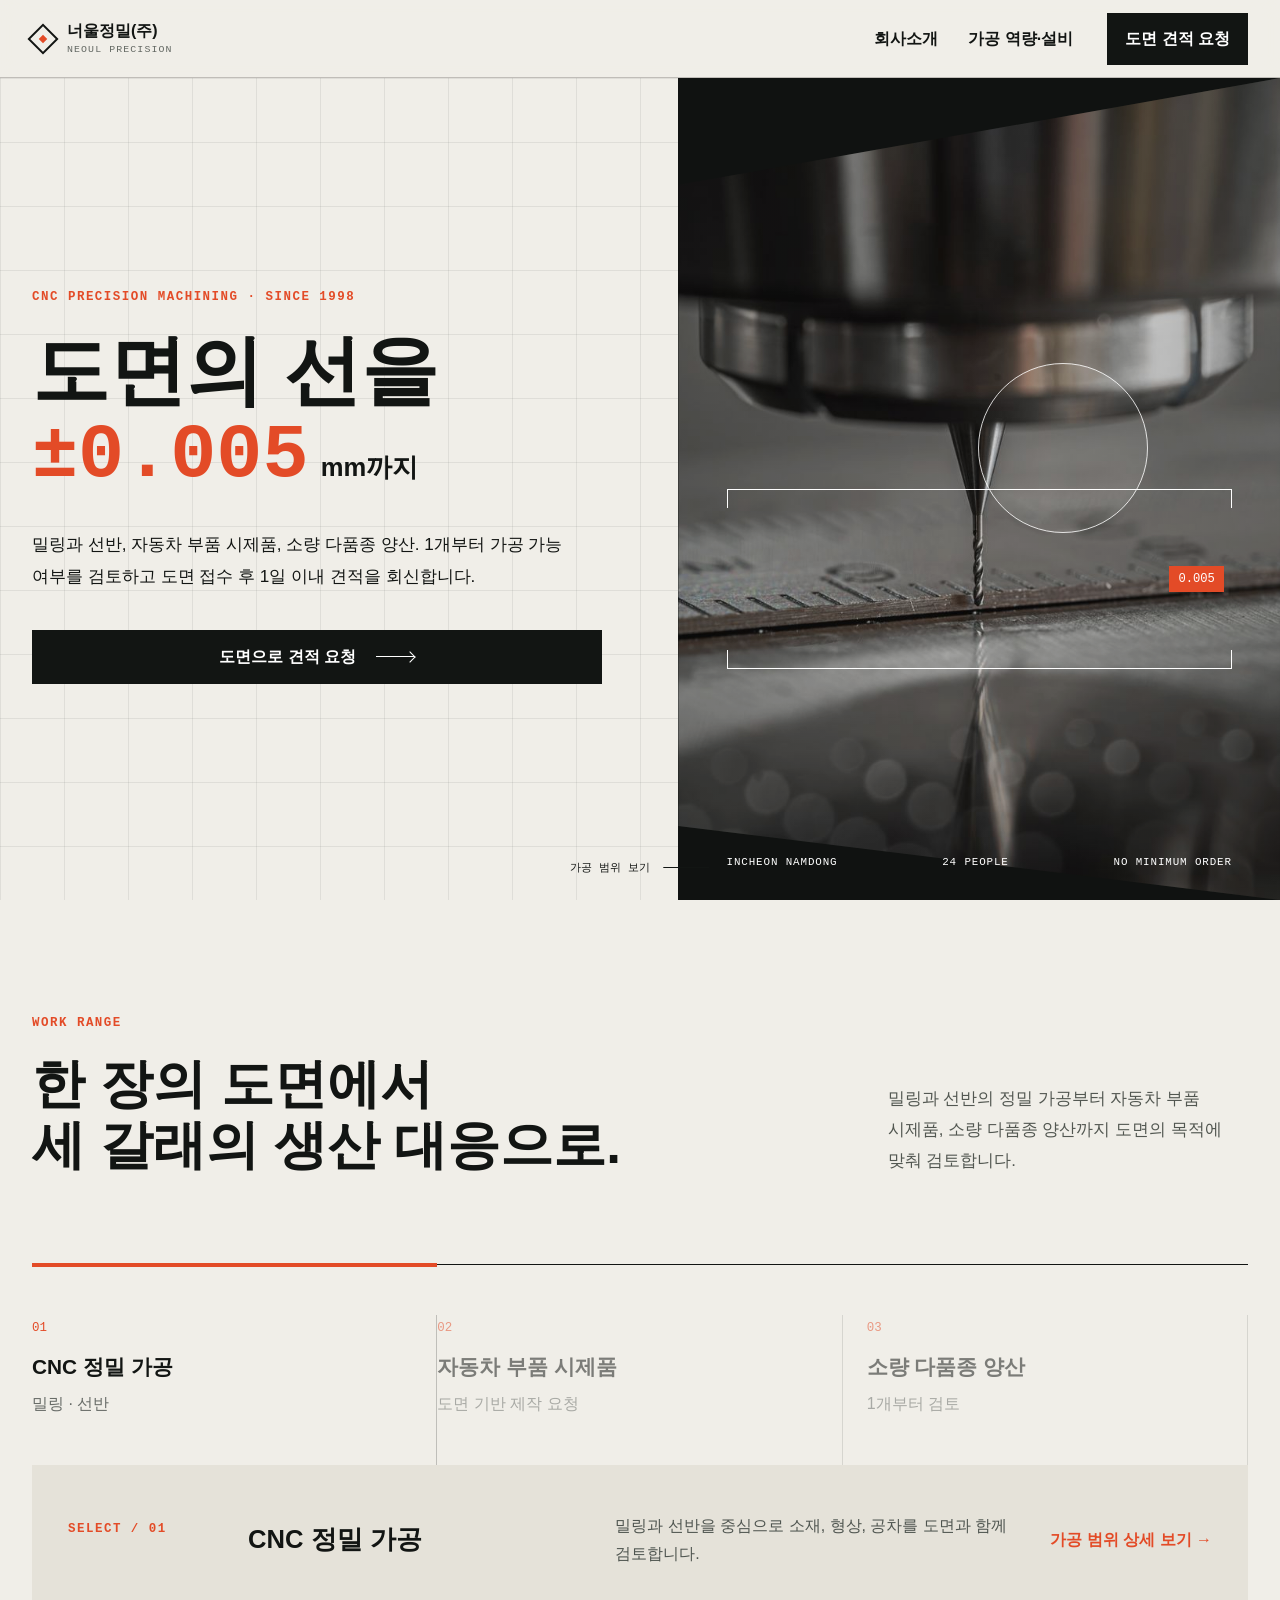
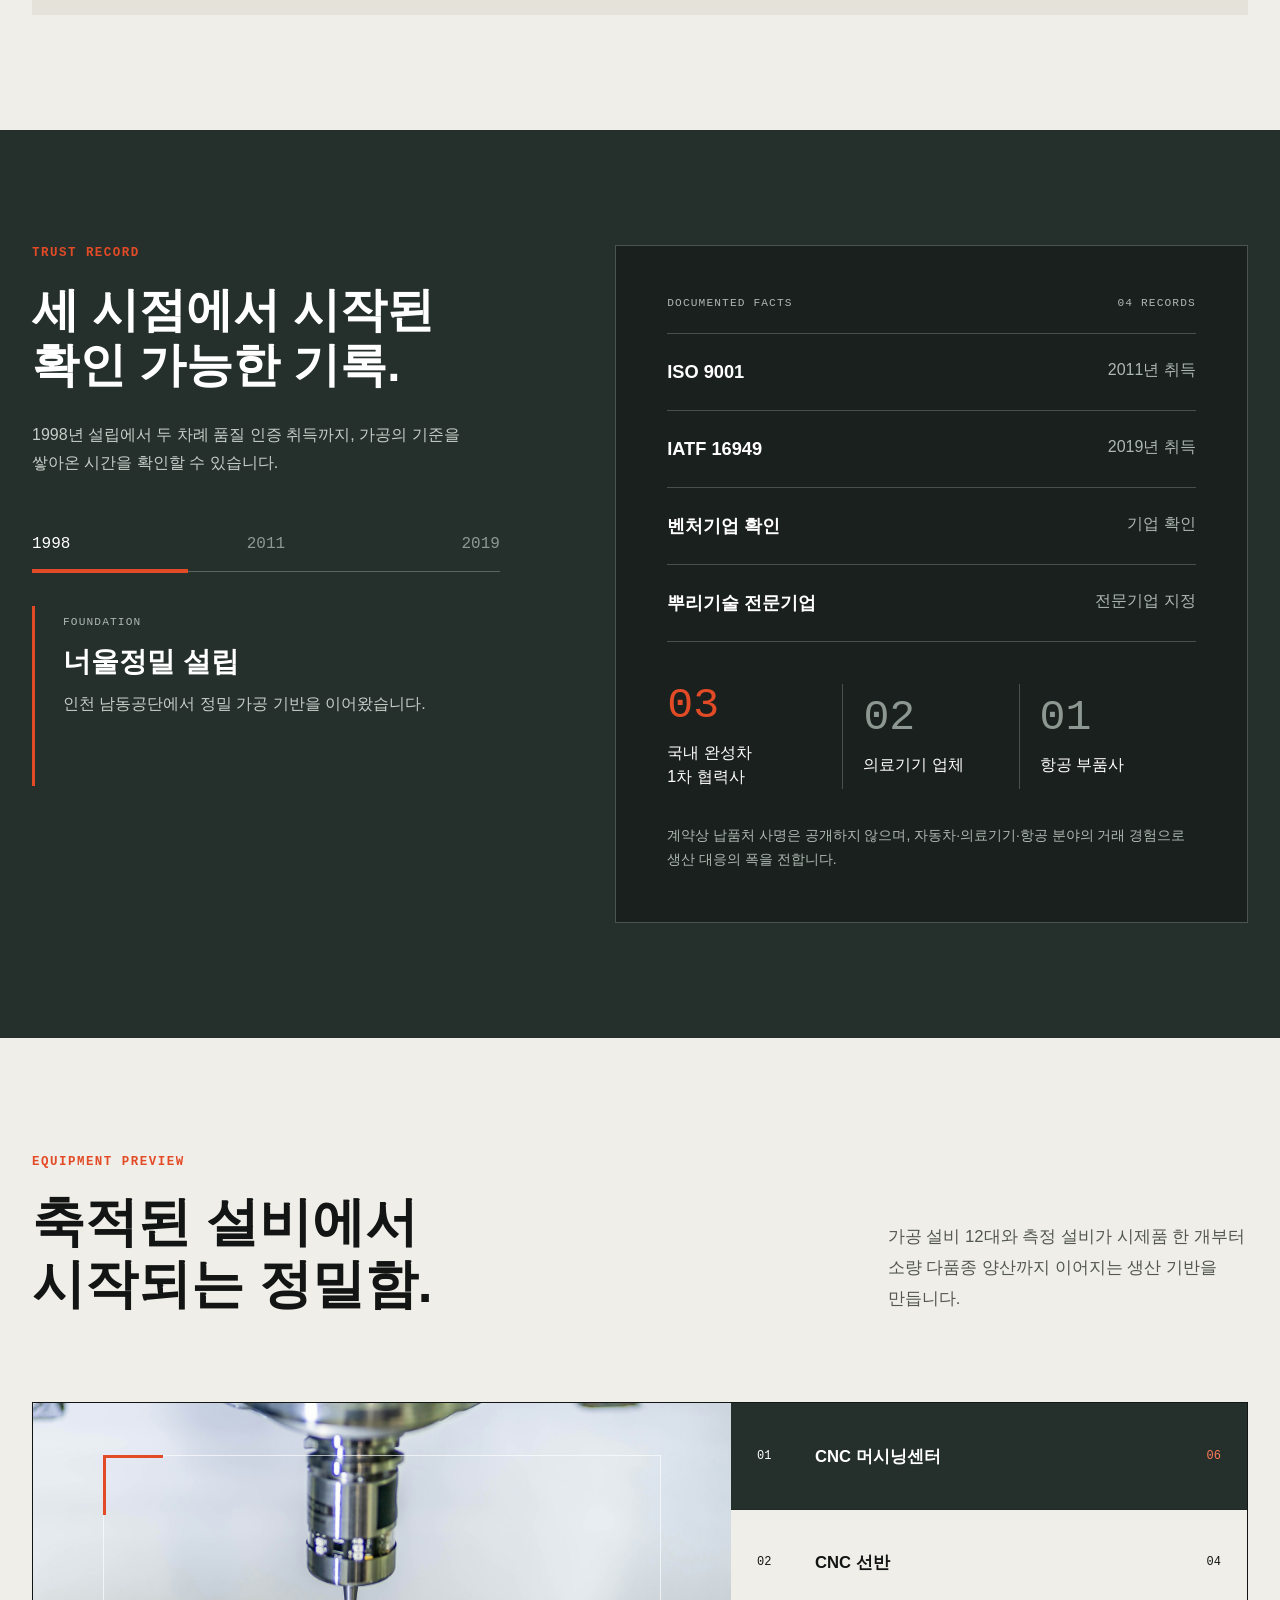
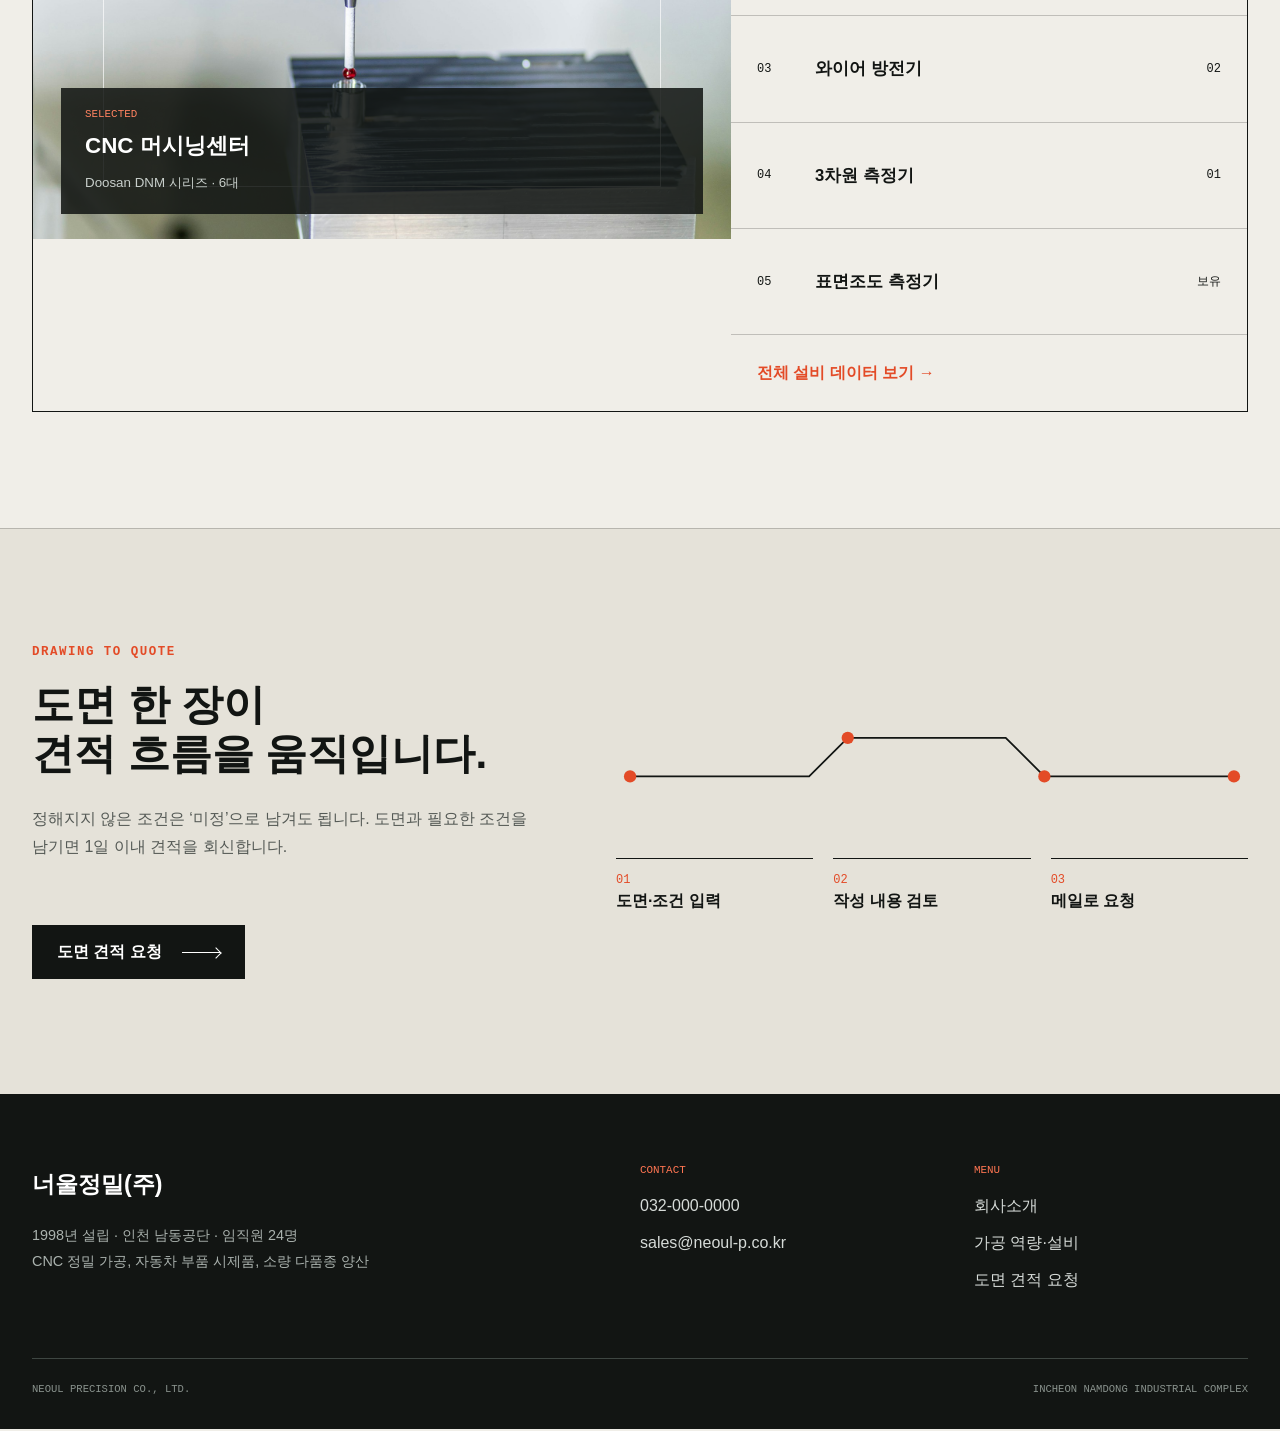
<file: index.html>
<!doctype html>
<html lang="ko">
<head>
  <meta charset="utf-8" />
  <meta name="viewport" content="width=device-width,initial-scale=1" />
  <title>너울정밀(주) | CNC 정밀 가공</title>
  <meta name="description" content="1998년 설립. CNC 밀링·선반, 자동차 부품 시제품, 소량 다품종 양산. ±0.005mm 정밀도, 1개부터 가공 가능." />
  <link rel="icon" href="favicon.svg" />
  <link rel="stylesheet" href="styles.css" />
  <script defer src="site.js"></script>
</head>
<body class="page-home">
  <a class="skip" href="#main">본문으로 바로가기</a>
  <header class="site-header">
    <div class="nav-shell">
      <a class="brand" href="index.html" aria-label="너울정밀 홈"><i class="brand-mark" aria-hidden="true"></i><span>너울정밀(주)<small>NEOUL PRECISION</small></span></a>
      <nav class="desktop-nav" aria-label="주요 메뉴"><a href="about.html">회사소개</a><a href="capabilities.html">가공 역량·설비</a></nav>
      <a class="nav-cta" href="quote.html">도면 견적 요청</a>
      <button class="menu-toggle" aria-expanded="false" aria-controls="mobile-menu"><span>메뉴</span><i aria-hidden="true"></i></button>
    </div>
  </header>
  <nav class="mobile-panel" id="mobile-menu" aria-label="모바일 메뉴"><a href="index.html" aria-current="page">홈</a><a href="about.html">회사소개</a><a href="capabilities.html">가공 역량·설비</a><a href="quote.html">도면 견적 요청</a></nav>

  <main id="main">
    <section class="hero-machine" aria-labelledby="hero-title">
      <div class="hero-grid" aria-hidden="true"></div>
      <div class="hero-copy">
        <p class="eyebrow hero-kicker">CNC PRECISION MACHINING · SINCE 1998</p>
        <h1 id="hero-title"><span class="title-line">도면의 선을</span><span class="hero-measure"><b>±0.005</b><small>mm까지</small></span></h1>
        <p class="hero-lead">밀링과 선반, 자동차 부품 시제품, 소량 다품종 양산. 1개부터 가공 가능 여부를 검토하고 도면 접수 후 1일 이내 견적을 회신합니다.</p>
        <a class="btn draw-btn" href="quote.html"><span>도면으로 견적 요청</span><i aria-hidden="true"></i></a>
      </div>
      <div class="hero-visual" data-parallax>
        <div class="hero-mask"><img src="assets/cnc-milling.jpg" width="1800" height="1200" alt="CNC 밀링 장비가 금속을 가공하는 장면" /></div>
        <div class="hero-lens" aria-hidden="true"></div>
        <div class="tolerance-rail" aria-hidden="true"><span class="jaw top"></span><span class="target">0.005</span><span class="jaw bottom"></span></div>
        <div class="hero-caption"><span>INCHEON NAMDONG</span><span>24 PEOPLE</span><span>NO MINIMUM ORDER</span></div>
      </div>
      <a class="scroll-cue" href="#scope"><span>가공 범위 보기</span><i aria-hidden="true"></i></a>
    </section>

    <section class="scope-switch section" id="scope" aria-labelledby="scope-title">
      <div class="wrap">
        <header class="split-head"><div><p class="eyebrow">WORK RANGE</p><h2 class="semantic-title" id="scope-title"><span class="title-line">한 장의 도면에서</span><span class="title-line">세 갈래의 생산 대응으로.</span></h2></div><p>밀링과 선반의 정밀 가공부터 자동차 부품 시제품, 소량 다품종 양산까지 도면의 목적에 맞춰 검토합니다.</p></header>
        <div class="scope-track" data-scope-home>
          <div class="scope-line" aria-hidden="true"><i></i></div>
          <button class="scope-node active" type="button" data-scope="0" aria-pressed="true"><em>01</em><strong>CNC 정밀 가공</strong><span>밀링 · 선반</span></button>
          <button class="scope-node" type="button" data-scope="1" aria-pressed="false"><em>02</em><strong>자동차 부품 시제품</strong><span>도면 기반 제작 요청</span></button>
          <button class="scope-node" type="button" data-scope="2" aria-pressed="false"><em>03</em><strong>소량 다품종 양산</strong><span>1개부터 검토</span></button>
          <article class="scope-readout" aria-live="polite"><span class="mono">SELECT / 01</span><h3>CNC 정밀 가공</h3><p>밀링과 선반을 중심으로 소재, 형상, 공차를 도면과 함께 검토합니다.</p><a href="capabilities.html#scope">가공 범위 상세 보기 →</a></article>
        </div>
      </div>
    </section>

    <section class="trust-record section dark" aria-labelledby="trust-title">
      <div class="wrap trust-layout">
        <div class="trust-intro">
          <p class="eyebrow">TRUST RECORD</p>
          <h2 class="semantic-title" id="trust-title"><span class="title-line">세 시점에서 시작된</span><span class="title-line">확인 가능한 기록.</span></h2>
          <p>1998년 설립에서 두 차례 품질 인증 취득까지, 가공의 기준을 쌓아온 시간을 확인할 수 있습니다.</p>
          <div class="year-rail" role="tablist" aria-label="회사 기록 연도">
            <button role="tab" aria-selected="true" class="active" data-year="1998">1998</button>
            <button role="tab" aria-selected="false" data-year="2011">2011</button>
            <button role="tab" aria-selected="false" data-year="2019">2019</button>
            <i aria-hidden="true"></i>
          </div>
          <article class="year-detail" aria-live="polite"><span>FOUNDATION</span><h3>너울정밀 설립</h3><p>인천 남동공단에서 정밀 가공 기반을 이어왔습니다.</p></article>
        </div>
        <div class="trust-archive">
          <div class="archive-top"><span>DOCUMENTED FACTS</span><span>04 RECORDS</span></div>
          <ol><li><b>ISO 9001</b><span>2011년 취득</span></li><li><b>IATF 16949</b><span>2019년 취득</span></li><li><b>벤처기업 확인</b><span>기업 확인</span></li><li><b>뿌리기술 전문기업</b><span>전문기업 지정</span></li></ol>
          <div class="industry-tabs" aria-label="납품 산업군">
            <button class="active" data-industry="0" aria-pressed="true"><strong>03</strong><span>국내 완성차<br />1차 협력사</span></button>
            <button data-industry="1" aria-pressed="false"><strong>02</strong><span>의료기기 업체</span></button>
            <button data-industry="2" aria-pressed="false"><strong>01</strong><span>항공 부품사</span></button>
          </div>
          <p class="privacy-note">계약상 납품처 사명은 공개하지 않으며, <span class="nowrap-term">자동차·의료기기·항공</span> 분야의 거래 경험으로 생산 대응의 폭을 전합니다.</p>
        </div>
      </div>
    </section>

    <section class="equipment-stage section" aria-labelledby="equipment-title">
      <div class="wrap">
        <header class="split-head"><div><p class="eyebrow">EQUIPMENT PREVIEW</p><h2 class="semantic-title" id="equipment-title"><span class="title-line">축적된 설비에서</span><span class="title-line">시작되는 정밀함.</span></h2></div><p>가공 설비 12대와 측정 설비가 <span class="nowrap-term">시제품 한 개부터</span> 소량 다품종 양산까지 이어지는 생산 기반을 만듭니다.</p></header>
        <div class="equipment-explorer" data-equipment-explorer>
          <div class="equipment-media interactive-media"><img src="assets/cnc-machine.jpg" width="1800" height="1395" alt="CNC 장비의 정밀 가공 장면" /><div class="focus-frame" aria-hidden="true"></div><p><span>SELECTED</span><b>CNC 머시닝센터</b><small>Doosan DNM 시리즈 · 6대</small></p></div>
          <div class="equipment-nav" role="listbox" aria-label="설비 선택">
            <button class="active" role="option" aria-selected="true" data-eq="machining"><span>01</span><b>CNC 머시닝센터</b><em>06</em></button>
            <button role="option" aria-selected="false" data-eq="lathe"><span>02</span><b>CNC 선반</b><em>04</em></button>
            <button role="option" aria-selected="false" data-eq="wire"><span>03</span><b>와이어 방전기</b><em>02</em></button>
            <button role="option" aria-selected="false" data-eq="cmm"><span>04</span><b>3차원 측정기</b><em>01</em></button>
            <button role="option" aria-selected="false" data-eq="roughness"><span>05</span><b>표면조도 측정기</b><em>보유</em></button>
            <a href="capabilities.html#equipment">전체 설비 데이터 보기 →</a>
          </div>
        </div>
      </div>
    </section>

    <section class="quote-route section" aria-labelledby="quote-route-title">
      <div class="wrap quote-route-grid">
        <div><p class="eyebrow">DRAWING TO QUOTE</p><h2 class="semantic-title quote-route-title" id="quote-route-title"><span class="title-line">도면 한 장이</span><span class="title-line">견적 흐름을 움직입니다.</span></h2><p>정해지지 않은 조건은 ‘미정’으로 남겨도 됩니다. 도면과 필요한 조건을 남기면 1일 이내 견적을 회신합니다.</p></div>
        <div class="drawing-path" aria-label="견적 진행 과정"><svg viewBox="0 0 720 160" aria-hidden="true"><path d="M16 78H220L264 34H444L488 78H704"/><circle cx="16" cy="78" r="7"/><circle cx="264" cy="34" r="7"/><circle cx="488" cy="78" r="7"/><circle cx="704" cy="78" r="7"/></svg><ol><li><b>01</b><span>도면·조건 입력</span></li><li><b>02</b><span>작성 내용 검토</span></li><li><b>03</b><span>메일로 요청</span></li></ol></div>
        <a class="btn draw-btn" href="quote.html"><span>도면 견적 요청</span><i aria-hidden="true"></i></a>
      </div>
    </section>
  </main>

  <footer class="site-footer"><div class="wrap"><div class="footer-grid"><div class="footer-brand">너울정밀(주)<p>1998년 설립 · 인천 남동공단 · 임직원 24명<br />CNC 정밀 가공, 자동차 부품 시제품, 소량 다품종 양산</p></div><div class="footer-col"><h2>CONTACT</h2><a href="tel:0320000000">032-000-0000</a><a href="mailto:sales@neoul-p.co.kr">sales@neoul-p.co.kr</a></div><div class="footer-col"><h2>MENU</h2><a href="about.html">회사소개</a><a href="capabilities.html">가공 역량·설비</a><a href="quote.html">도면 견적 요청</a></div></div><div class="footer-bottom"><span>NEOUL PRECISION CO., LTD.</span><span>INCHEON NAMDONG INDUSTRIAL COMPLEX</span></div></div></footer>
</body>
</html>
</file>
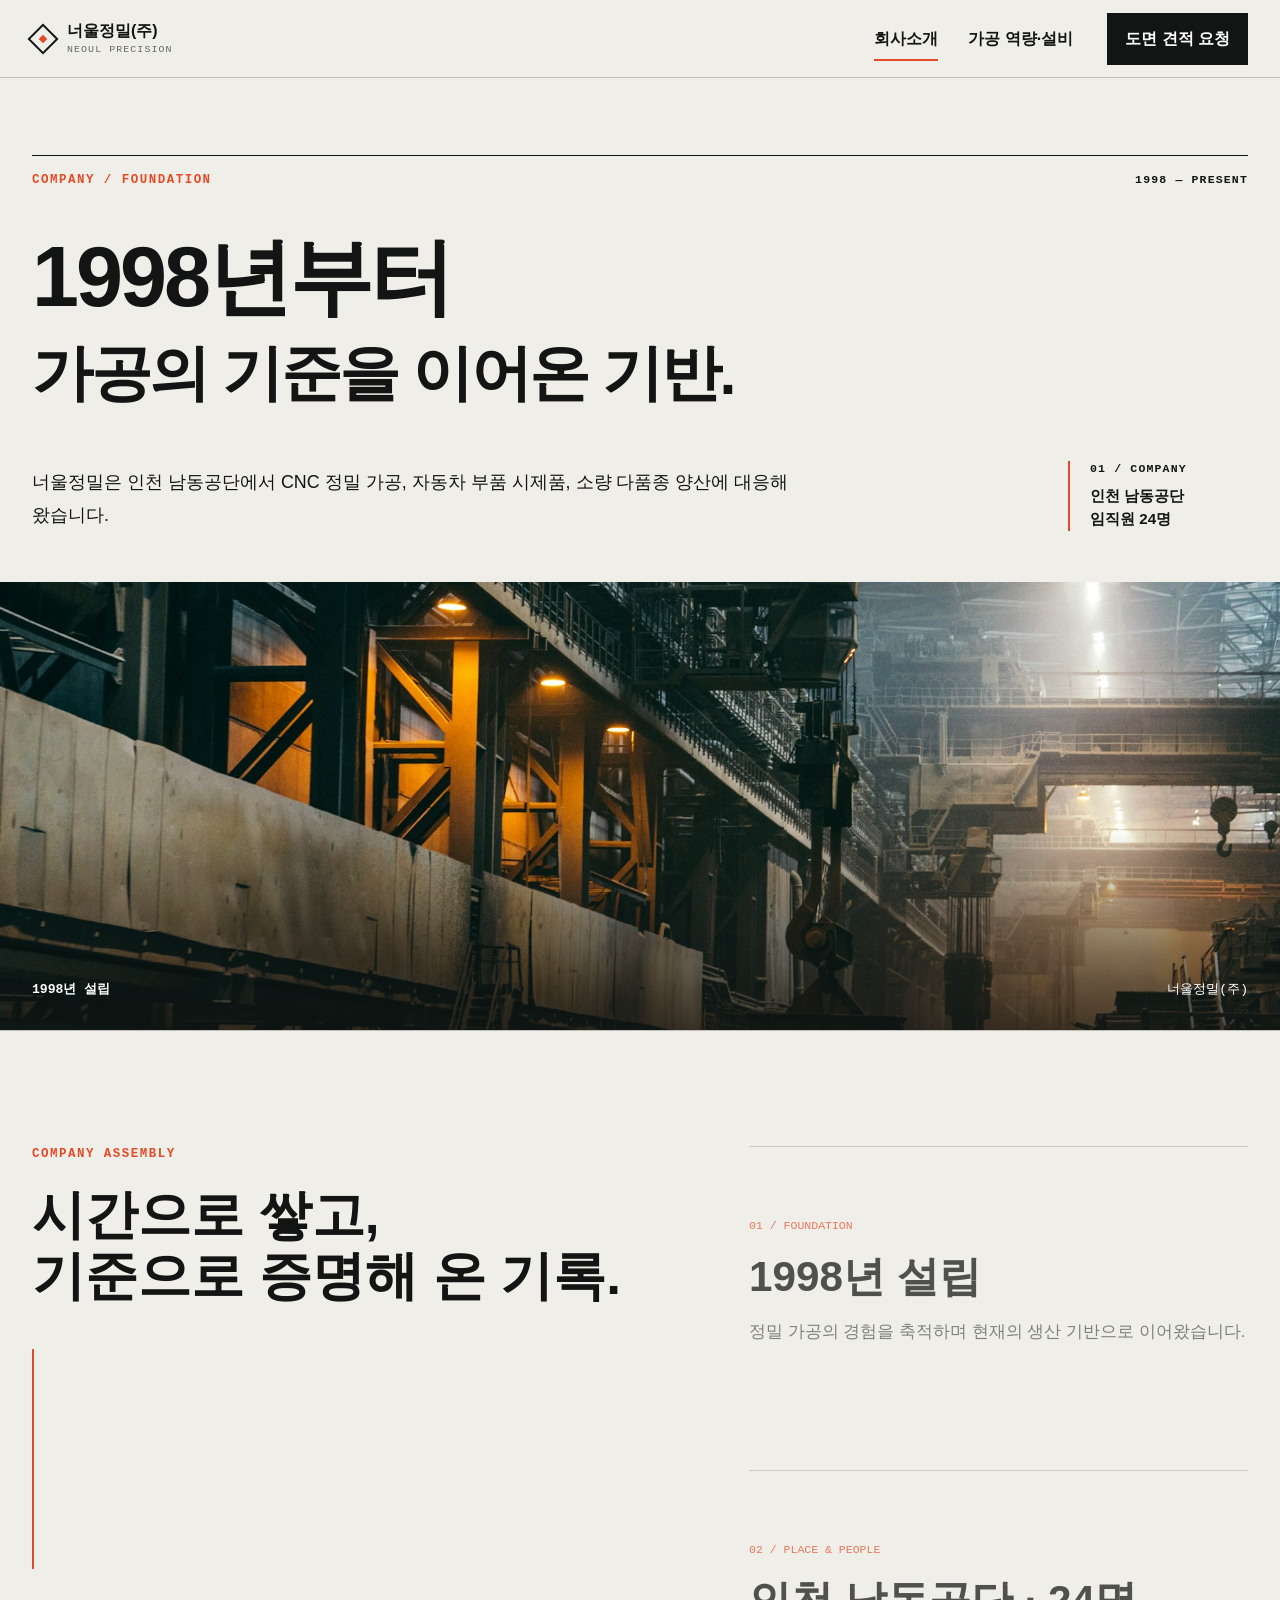
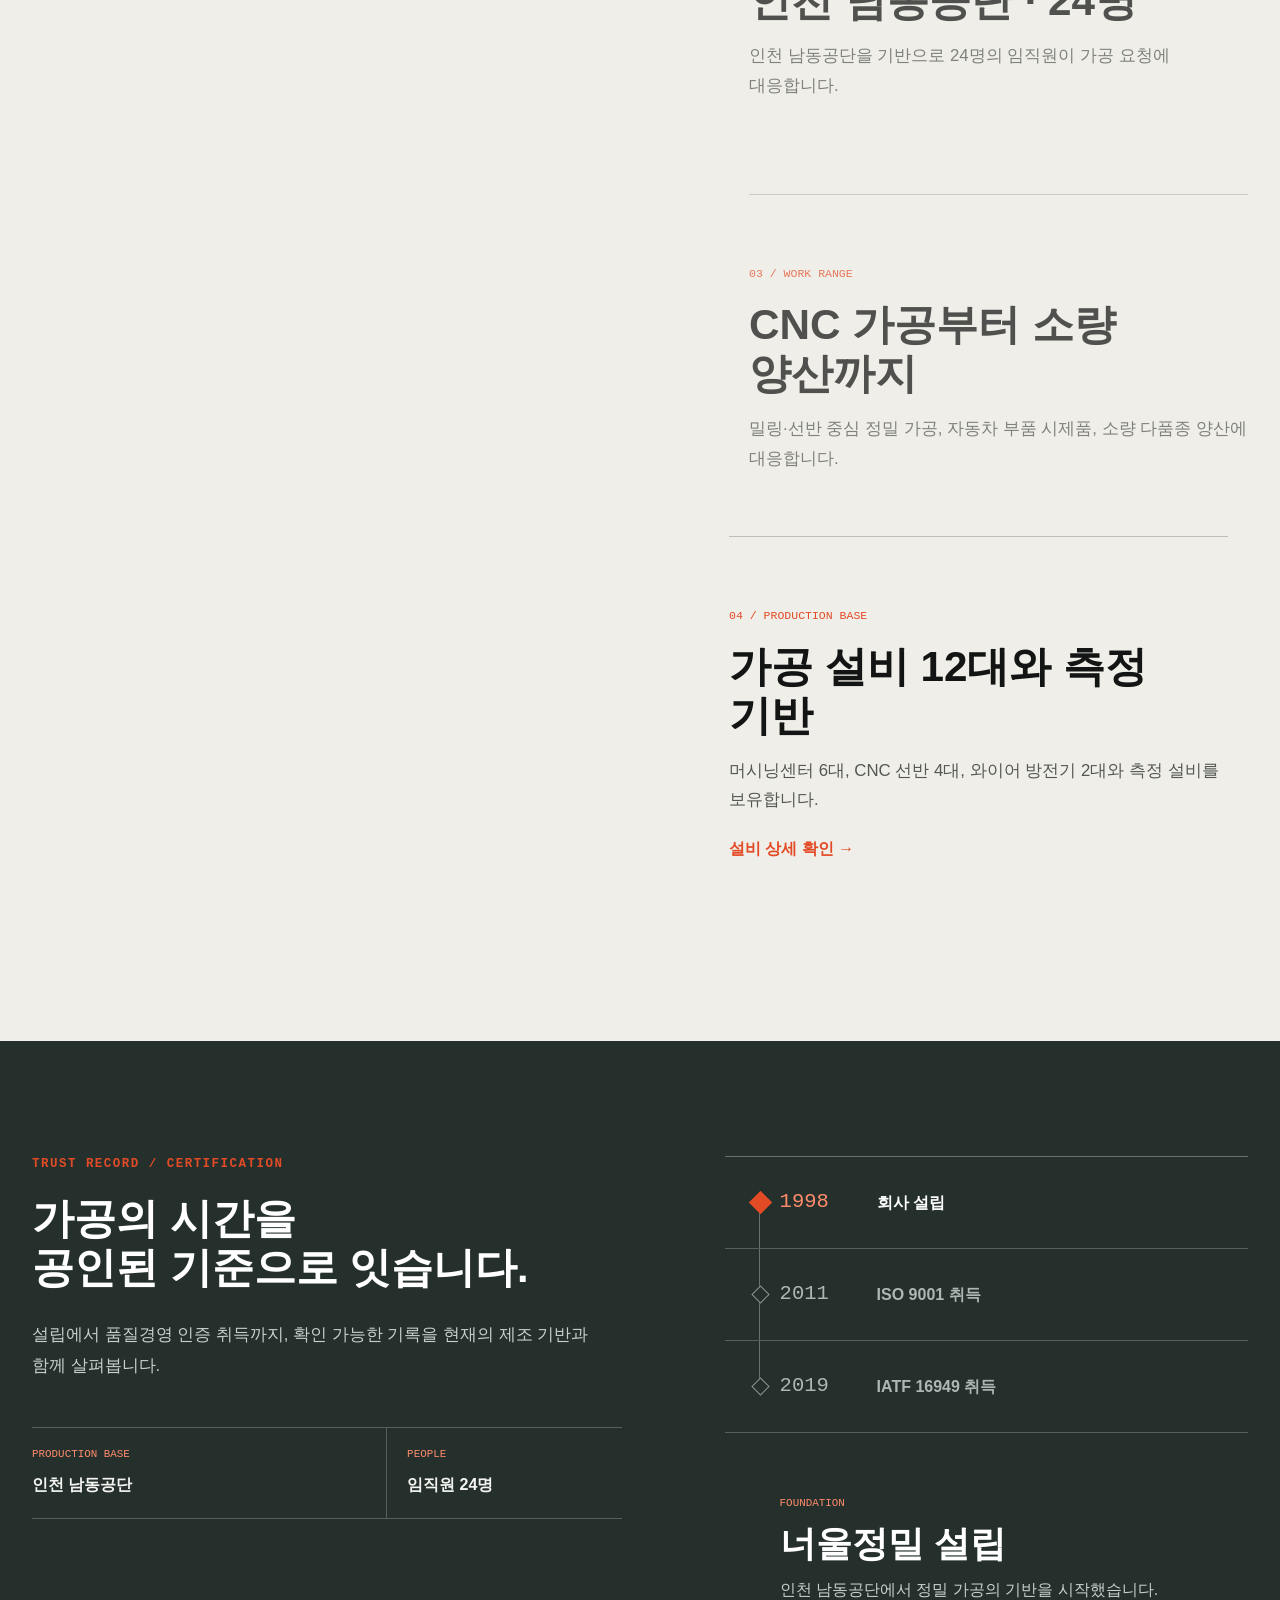
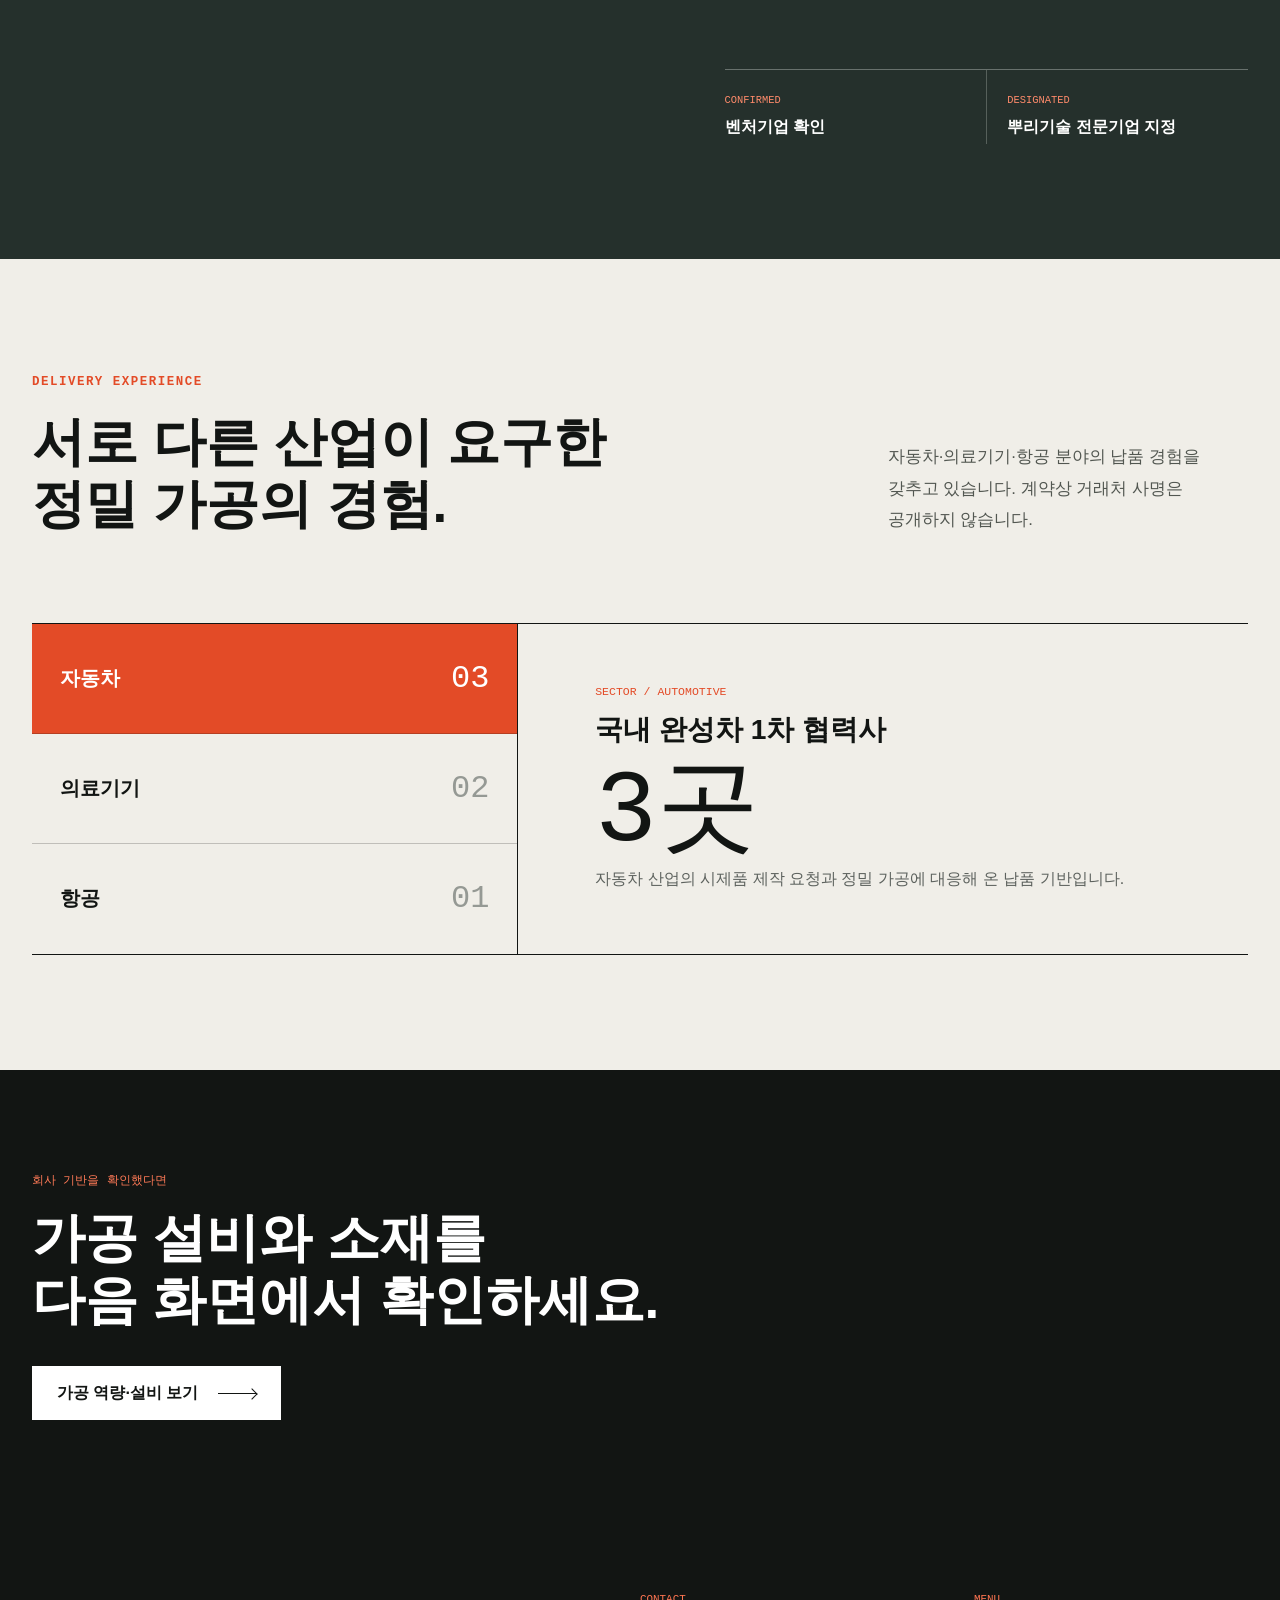
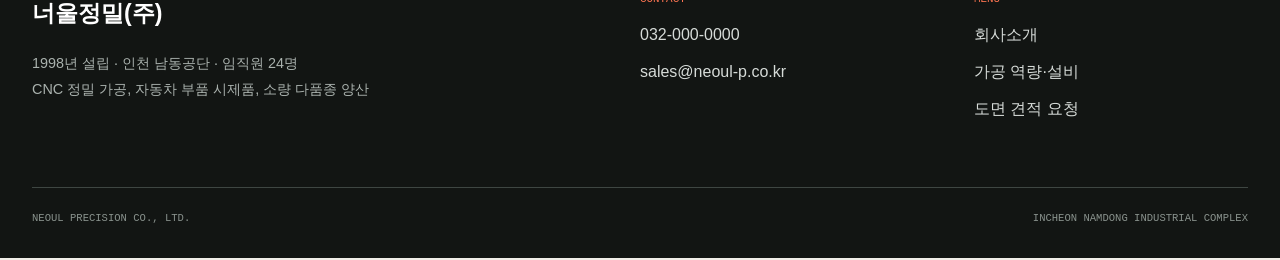
<file: about.html>
<!doctype html><html lang="ko"><head><meta charset="utf-8"/><meta name="viewport" content="width=device-width,initial-scale=1"/><title>회사소개 | 너울정밀(주)</title><meta name="description" content="1998년 설립, 인천 남동공단, 임직원 24명. 너울정밀의 제조 기반과 인증·납품 경험."/><link rel="icon" href="favicon.svg"/><link rel="stylesheet" href="styles.css"/><script defer src="site.js"></script></head>
<body class="page-about"><a class="skip" href="#main">본문으로 바로가기</a>
<header class="site-header"><div class="nav-shell"><a class="brand" href="index.html" aria-label="너울정밀 홈"><i class="brand-mark" aria-hidden="true"></i><span>너울정밀(주)<small>NEOUL PRECISION</small></span></a><nav class="desktop-nav" aria-label="주요 메뉴"><a class="active" href="about.html">회사소개</a><a href="capabilities.html">가공 역량·설비</a></nav><a class="nav-cta" href="quote.html">도면 견적 요청</a><button class="menu-toggle" aria-expanded="false" aria-controls="mobile-menu"><span>메뉴</span><i aria-hidden="true"></i></button></div></header>
<nav class="mobile-panel" id="mobile-menu" aria-label="모바일 메뉴"><a href="index.html">홈</a><a href="about.html" aria-current="page">회사소개</a><a href="capabilities.html">가공 역량·설비</a><a href="quote.html">도면 견적 요청</a></nav>
<main id="main">
  <section class="about-opening">
    <div class="about-opening-copy"><div class="about-opening-top"><p class="eyebrow">COMPANY / FOUNDATION</p><span>1998 — PRESENT</span></div><h1 class="opening-title"><span class="title-line">1998년부터</span><span class="title-line">가공의 기준을 이어온 기반.</span></h1><div class="about-opening-bottom"><p>너울정밀은 인천 남동공단에서 CNC 정밀 가공, 자동차 부품 시제품, 소량 다품종 양산에 대응해 왔습니다.</p><div class="about-opening-index"><span>01 / COMPANY</span><strong>인천 남동공단<br>임직원 24명</strong></div></div></div>
    <figure class="about-opening-media static-media"><img src="assets/factory.jpg" width="1800" height="1196" alt="금속 산업 시설 내부 전경"/><figcaption><b>1998년 설립</b><span>너울정밀(주)</span></figcaption><div class="factory-shutter" aria-hidden="true"></div></figure>
  </section>

  <section class="company-story section" aria-labelledby="story-title">
    <div class="wrap story-grid">
      <div class="story-sticky"><p class="eyebrow">COMPANY ASSEMBLY</p><h2 class="semantic-title" id="story-title"><span class="title-line">시간으로 쌓고,</span><span class="title-line">기준으로 증명해 온 기록.</span></h2><div class="story-meter" aria-hidden="true"><i></i></div></div>
      <div class="story-steps" data-story>
        <article data-story-step="0" tabindex="0"><span>01 / FOUNDATION</span><h3>1998년 설립</h3><p>정밀 가공의 경험을 축적하며 현재의 생산 기반으로 이어왔습니다.</p></article>
        <article data-story-step="1" tabindex="0"><span>02 / PLACE & PEOPLE</span><h3>인천 남동공단 · 24명</h3><p>인천 남동공단을 기반으로 24명의 임직원이 가공 요청에 대응합니다.</p></article>
        <article data-story-step="2" tabindex="0"><span>03 / WORK RANGE</span><h3>CNC 가공부터 소량 양산까지</h3><p>밀링·선반 중심 정밀 가공, 자동차 부품 시제품, 소량 다품종 양산에 대응합니다.</p></article>
        <article data-story-step="3" tabindex="0"><span>04 / PRODUCTION BASE</span><h3>가공 설비 12대와 측정 기반</h3><p>머시닝센터 6대, CNC 선반 4대, 와이어 방전기 2대와 측정 설비를 보유합니다.</p><a href="capabilities.html#equipment">설비 상세 확인 →</a></article>
      </div>
    </div>
  </section>

  <section class="cert-chronicle section dark" aria-labelledby="cert-title" data-chronicle>
    <div class="wrap chronicle-shell">
      <header class="chronicle-intro">
        <p class="eyebrow">TRUST RECORD / CERTIFICATION</p>
        <h2 class="semantic-title chronicle-title" id="cert-title"><span class="title-line">가공의 시간을</span><span class="title-line">공인된 기준으로 잇습니다.</span></h2>
        <p class="chronicle-lead">설립에서 품질경영 인증 취득까지, 확인 가능한 기록을 현재의 제조 기반과 함께 살펴봅니다.</p>
        <dl class="chronicle-base">
          <div><dt>PRODUCTION BASE</dt><dd>인천 남동공단</dd></div>
          <div><dt>PEOPLE</dt><dd>임직원 24명</dd></div>
        </dl>
      </header>
      <div class="chronicle-flow">
        <div class="chronicle-years" role="tablist" aria-label="회사 기록 연도">
          <button class="active" id="chronicle-tab-1998" role="tab" aria-selected="true" aria-controls="chronicle-1998" data-chronicle-year="1998"><b>1998</b><span>회사 설립</span></button>
          <button id="chronicle-tab-2011" role="tab" aria-selected="false" aria-controls="chronicle-2011" data-chronicle-year="2011"><b>2011</b><span>ISO 9001 취득</span></button>
          <button id="chronicle-tab-2019" role="tab" aria-selected="false" aria-controls="chronicle-2019" data-chronicle-year="2019"><b>2019</b><span>IATF 16949 취득</span></button>
        </div>
        <div class="chronicle-records">
          <article class="chronicle-record active" id="chronicle-1998" role="tabpanel" aria-labelledby="chronicle-tab-1998" data-chronicle-record="1998"><span>FOUNDATION</span><h3>너울정밀 설립</h3><p>인천 남동공단에서 정밀 가공의 기반을 시작했습니다.</p></article>
          <article class="chronicle-record" id="chronicle-2011" role="tabpanel" aria-labelledby="chronicle-tab-2011" data-chronicle-record="2011"><span>QUALITY MANAGEMENT</span><h3>ISO 9001 취득</h3><p>2011년 품질경영시스템 인증을 취득했습니다.</p></article>
          <article class="chronicle-record" id="chronicle-2019" role="tabpanel" aria-labelledby="chronicle-tab-2019" data-chronicle-record="2019"><span>AUTOMOTIVE QUALITY</span><h3>IATF 16949 취득</h3><p>2019년 자동차 산업 품질경영시스템 인증을 취득했습니다.</p></article>
        </div>
        <div class="chronicle-status" aria-label="기업 확인 및 지정 기록">
          <p><span>CONFIRMED</span><b>벤처기업 확인</b></p>
          <p><span>DESIGNATED</span><b>뿌리기술 전문기업 지정</b></p>
        </div>
      </div>
    </div>
  </section>

  <section class="industry-field section" aria-labelledby="industry-title"><div class="wrap"><header class="split-head"><div><p class="eyebrow">DELIVERY EXPERIENCE</p><h2 class="semantic-title" id="industry-title"><span class="title-line">서로 다른 산업이 요구한</span><span class="title-line">정밀 가공의 경험.</span></h2></div><p>자동차·의료기기·항공 분야의 납품 경험을 갖추고 있습니다. 계약상 거래처 사명은 공개하지 않습니다.</p></header>
    <div class="industry-field-grid"><div class="industry-dial" role="tablist" aria-label="납품 산업군 선택"><button class="active" role="tab" aria-selected="true" data-company-industry="0"><span>자동차</span><b>03</b></button><button role="tab" aria-selected="false" data-company-industry="1"><span>의료기기</span><b>02</b></button><button role="tab" aria-selected="false" data-company-industry="2"><span>항공</span><b>01</b></button></div><article class="industry-readout" aria-live="polite"><span>SECTOR / AUTOMOTIVE</span><h3>국내 완성차 1차 협력사</h3><strong>3곳</strong><p>자동차 산업의 시제품 제작 요청과 정밀 가공에 대응해 온 납품 기반입니다.</p></article></div>
  </div></section>

  <section class="next-route"><div class="wrap"><p>회사 기반을 확인했다면</p><h2 class="semantic-title route-title"><span class="title-line">가공 설비와 소재를</span><span class="title-line">다음 화면에서 확인하세요.</span></h2><a class="btn draw-btn" href="capabilities.html"><span>가공 역량·설비 보기</span><i aria-hidden="true"></i></a></div></section>
</main>
<footer class="site-footer"><div class="wrap"><div class="footer-grid"><div class="footer-brand">너울정밀(주)<p>1998년 설립 · 인천 남동공단 · 임직원 24명<br/>CNC 정밀 가공, 자동차 부품 시제품, 소량 다품종 양산</p></div><div class="footer-col"><h2>CONTACT</h2><a href="tel:0320000000">032-000-0000</a><a href="mailto:sales@neoul-p.co.kr">sales@neoul-p.co.kr</a></div><div class="footer-col"><h2>MENU</h2><a href="about.html">회사소개</a><a href="capabilities.html">가공 역량·설비</a><a href="quote.html">도면 견적 요청</a></div></div><div class="footer-bottom"><span>NEOUL PRECISION CO., LTD.</span><span>INCHEON NAMDONG INDUSTRIAL COMPLEX</span></div></div></footer>
</body></html>
</file>
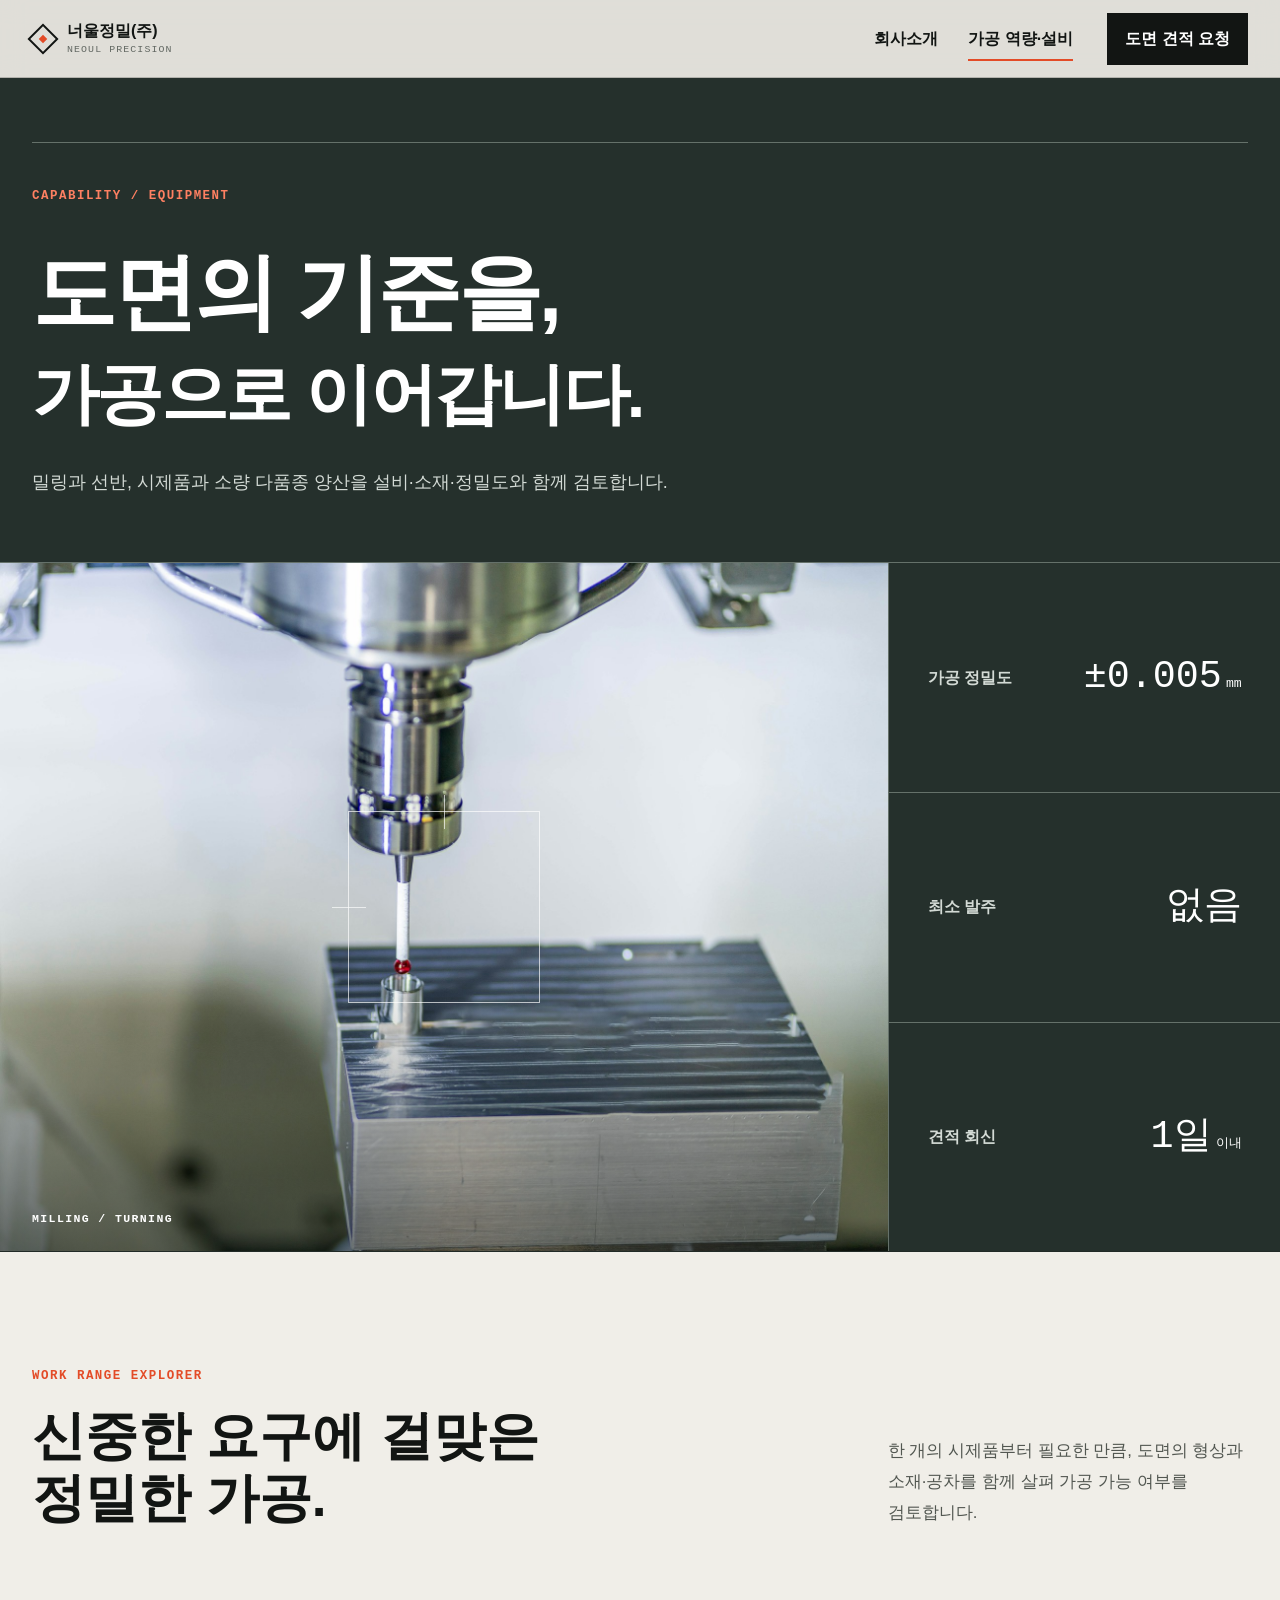
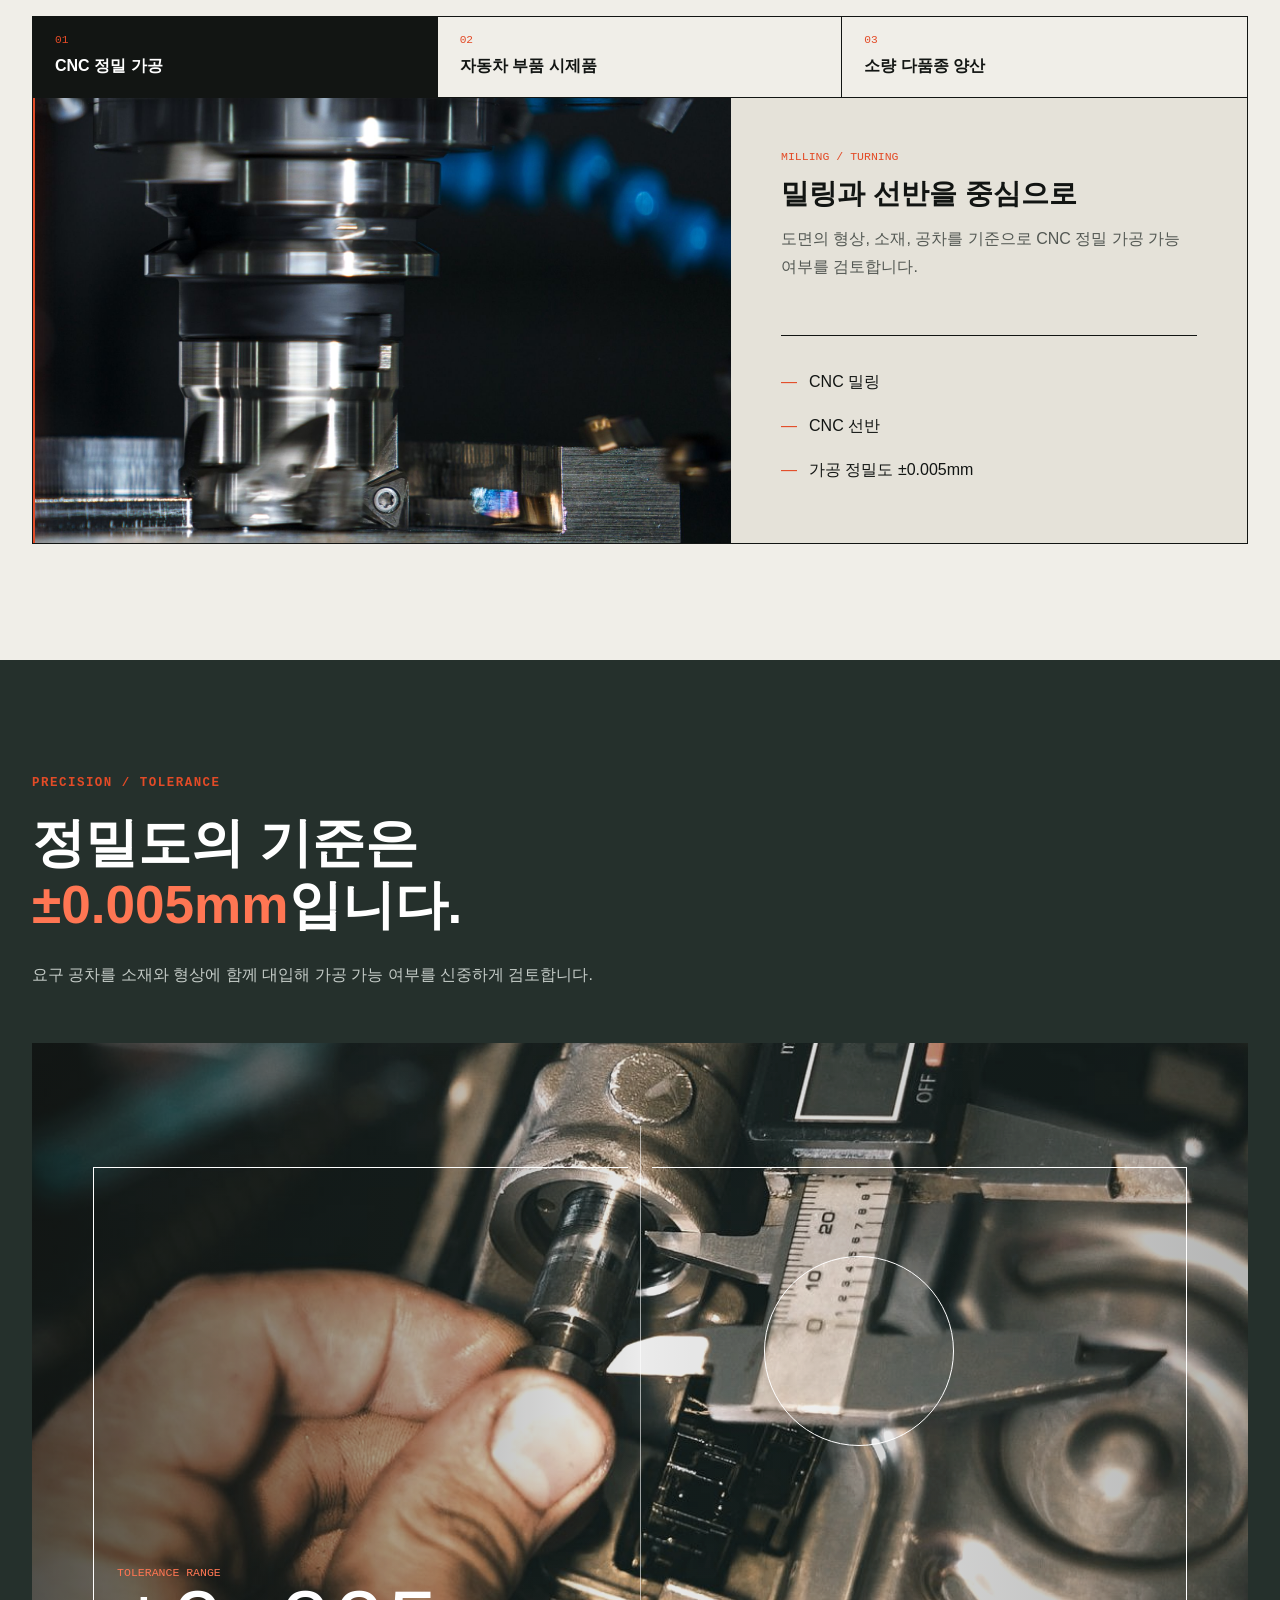
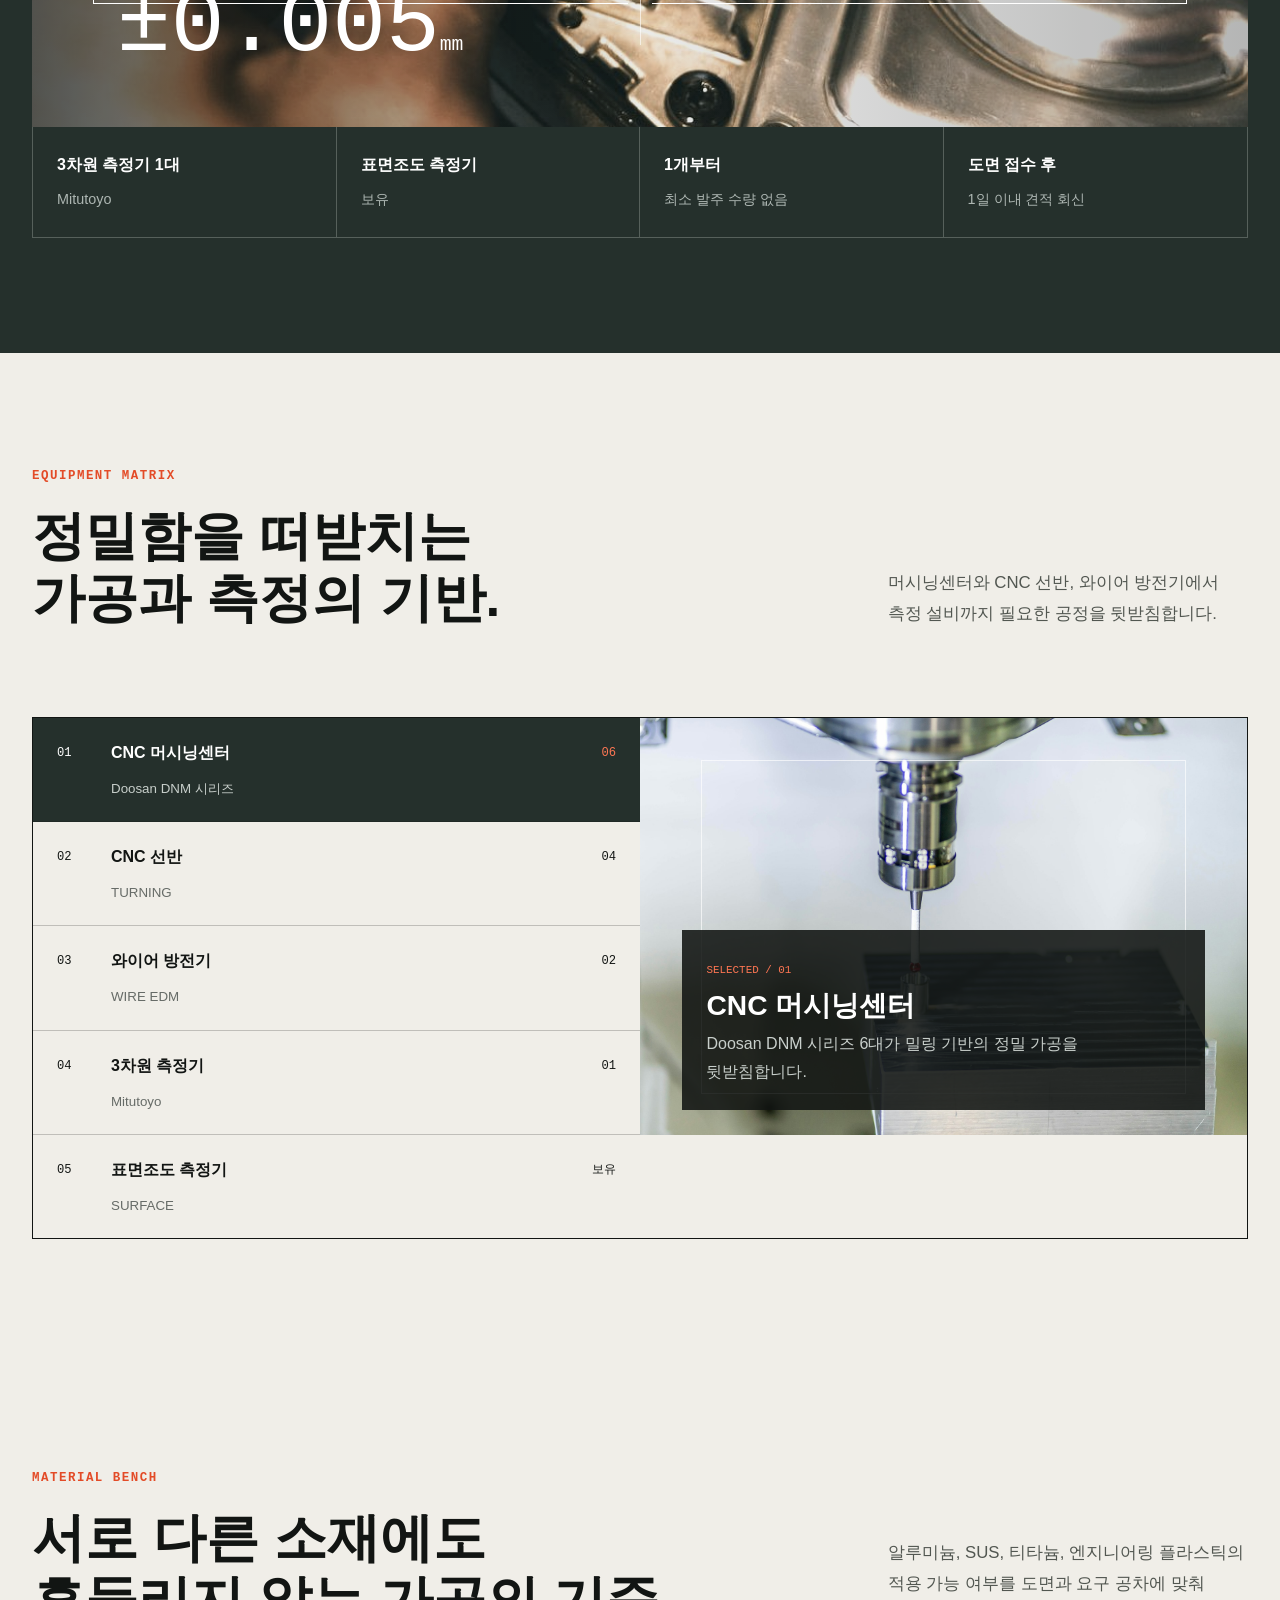
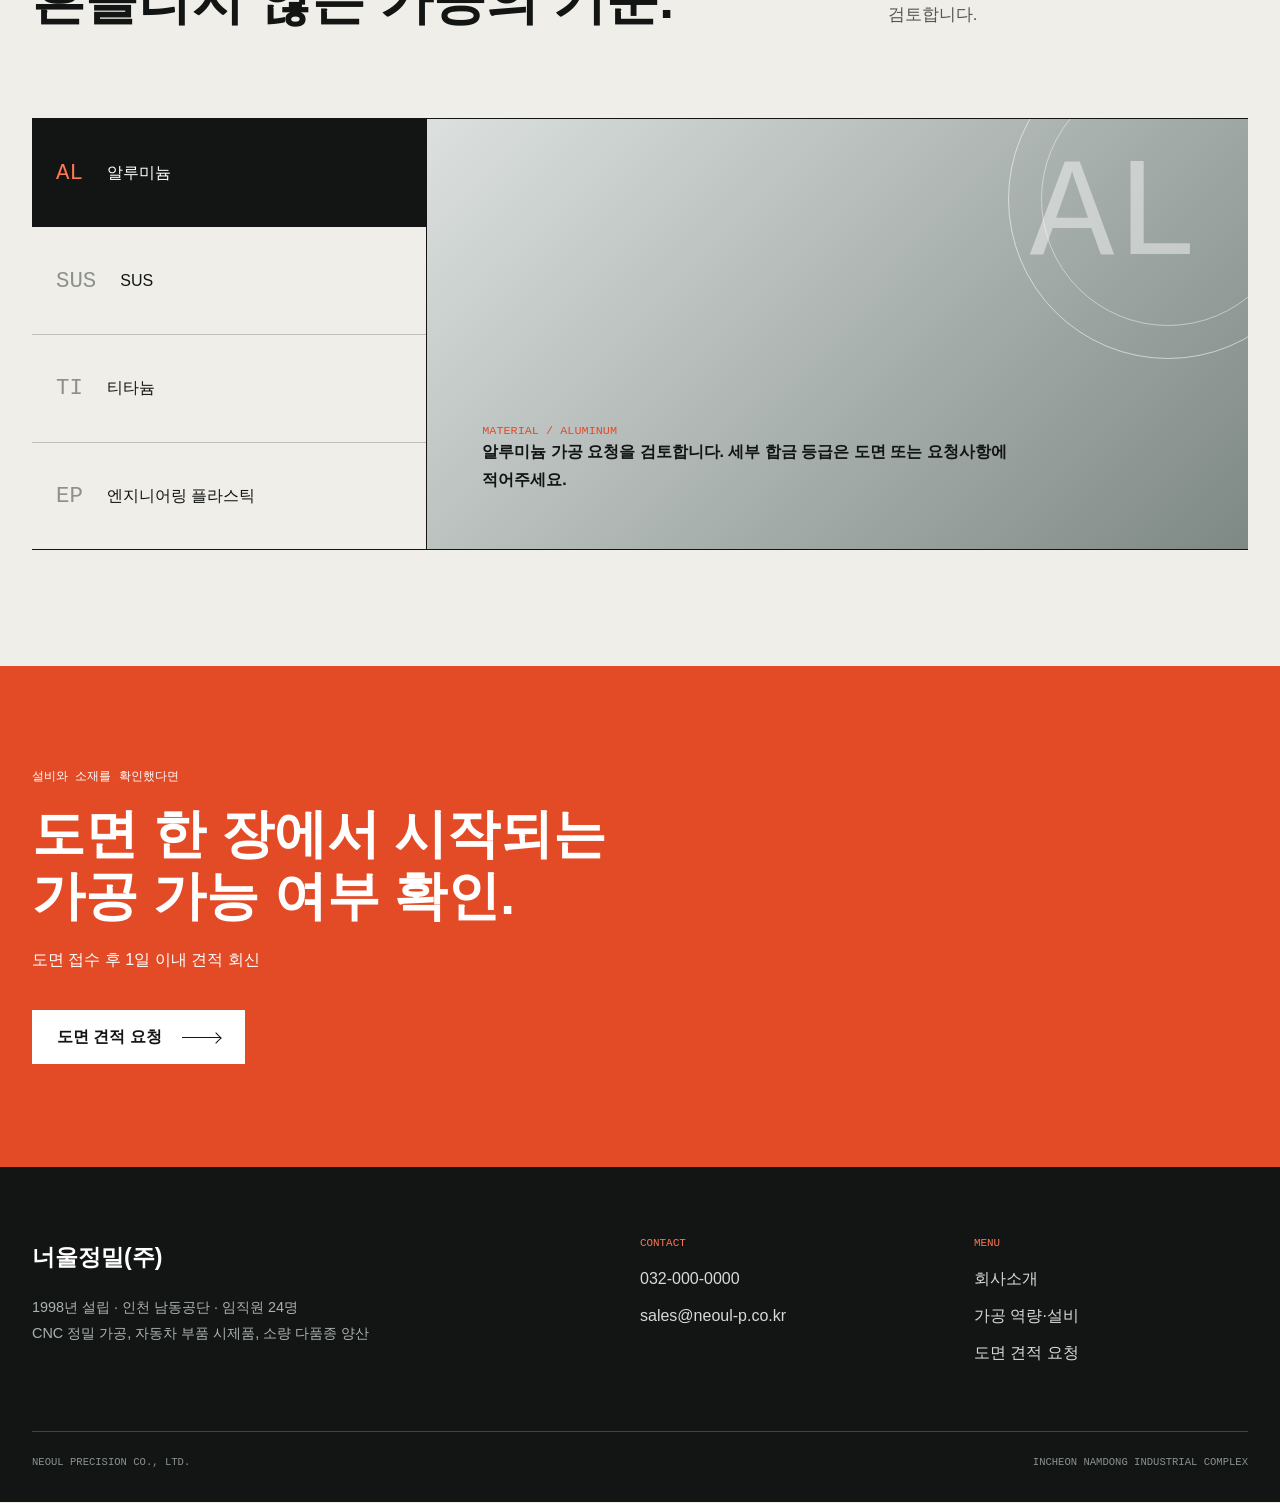
<file: capabilities.html>
<!doctype html><html lang="ko"><head><meta charset="utf-8"/><meta name="viewport" content="width=device-width,initial-scale=1"/><title>가공 역량·설비 | 너울정밀(주)</title><meta name="description" content="너울정밀의 CNC 정밀 가공, 시제품, 소량 다품종 양산, 설비와 소재 정보."/><link rel="icon" href="favicon.svg"/><link rel="stylesheet" href="styles.css"/><script defer src="site.js"></script></head>
<body class="page-capabilities"><a class="skip" href="#main">본문으로 바로가기</a>
<header class="site-header"><div class="nav-shell"><a class="brand" href="index.html" aria-label="너울정밀 홈"><i class="brand-mark" aria-hidden="true"></i><span>너울정밀(주)<small>NEOUL PRECISION</small></span></a><nav class="desktop-nav" aria-label="주요 메뉴"><a href="about.html">회사소개</a><a class="active" href="capabilities.html">가공 역량·설비</a></nav><a class="nav-cta" href="quote.html">도면 견적 요청</a><button class="menu-toggle" aria-expanded="false" aria-controls="mobile-menu"><span>메뉴</span><i aria-hidden="true"></i></button></div></header>
<nav class="mobile-panel" id="mobile-menu" aria-label="모바일 메뉴"><a href="index.html">홈</a><a href="about.html">회사소개</a><a href="capabilities.html" aria-current="page">가공 역량·설비</a><a href="quote.html">도면 견적 요청</a></nav>
<main id="main">
  <section class="cap-opening"><div class="cap-opening-head"><p class="eyebrow">CAPABILITY / EQUIPMENT</p><h1 class="opening-title"><span class="title-line">도면의 기준을,</span><span class="title-line">가공으로 이어갑니다.</span></h1><p>밀링과 선반, 시제품과 소량 다품종 양산을 <span class="nowrap-term">설비·소재·정밀도와</span> 함께 검토합니다.</p></div><div class="cap-opening-stage"><div class="cap-opening-visual"><img src="assets/cnc-machine.jpg" width="1800" height="1395" alt="정밀 가공 장비의 작업 장면"/><span class="cap-opening-crosshair" aria-hidden="true"></span><span class="cap-opening-caption">MILLING / TURNING</span></div><dl><div><dt>가공 정밀도</dt><dd>±0.005<small>mm</small></dd></div><div><dt>최소 발주</dt><dd>없음</dd></div><div><dt>견적 회신</dt><dd>1일<small>이내</small></dd></div></dl></div></section>

  <section class="scope-lab section" id="scope" aria-labelledby="scope-lab-title"><div class="wrap"><header class="split-head"><div><p class="eyebrow">WORK RANGE EXPLORER</p><h2 class="semantic-title" id="scope-lab-title"><span class="title-line">신중한 요구에 걸맞은</span><span class="title-line">정밀한 가공.</span></h2></div><p>한 개의 시제품부터 필요한 만큼, 도면의 형상과 <span class="nowrap-term">소재·공차를</span> 함께 살펴 가공 가능 여부를 검토합니다.</p></header>
    <div class="scope-console"><div class="scope-tabs" role="tablist" aria-label="사업 영역"><button class="active" role="tab" aria-selected="true" data-cap-scope="0"><span>01</span>CNC 정밀 가공</button><button role="tab" aria-selected="false" data-cap-scope="1"><span>02</span>자동차 부품 시제품</button><button role="tab" aria-selected="false" data-cap-scope="2"><span>03</span>소량 다품종 양산</button></div><div class="scope-screen"><div class="scope-media interactive-media"><img src="assets/lathe.jpg" width="1800" height="1595" alt="금속을 절삭하는 CNC 장비"/><div class="scan-line" aria-hidden="true"></div></div><article aria-live="polite"><span>MILLING / TURNING</span><h3>밀링과 선반을 중심으로</h3><p>도면의 형상, 소재, 공차를 기준으로 CNC 정밀 가공 가능 여부를 검토합니다.</p><ul><li>CNC 밀링</li><li>CNC 선반</li><li>가공 정밀도 ±0.005mm</li></ul></article></div></div>
  </div></section>

  <section class="precision-chamber section dark" id="precision" aria-labelledby="precision-title"><div class="wrap"><header class="precision-copy"><p class="eyebrow">PRECISION / TOLERANCE</p><h2 class="semantic-title precision-title" id="precision-title"><span class="title-line">정밀도의 기준은</span><span class="title-line"><em>±0.005mm</em>입니다.</span></h2><p>요구 공차를 소재와 형상에 함께 대입해 가공 가능 여부를 신중하게 검토합니다.</p></header>
    <div class="measurement-stage static-media" data-measure-stage tabindex="0" aria-label="가공 정밀도 측정 범위 시각화"><img src="assets/caliper.jpg" width="1200" height="2133" alt="금속 부품의 치수를 측정하는 장면"/><div class="detail-lens" aria-hidden="true"></div><div class="measure-axis" aria-hidden="true"><span class="measure-jaw left"></span><i></i><span class="measure-jaw right"></span></div><div class="measure-readout"><span>TOLERANCE RANGE</span><strong>±0.005<small>mm</small></strong></div></div>
    <div class="precision-notes"><p><b>3차원 측정기 1대</b><span>Mitutoyo</span></p><p><b>표면조도 측정기</b><span>보유</span></p><p><b>1개부터</b><span>최소 발주 수량 없음</span></p><p><b>도면 접수 후</b><span>1일 이내 견적 회신</span></p></div>
  </div></section>

  <section class="equipment-matrix section" id="equipment" aria-labelledby="matrix-title"><div class="wrap"><header class="split-head"><div><p class="eyebrow">EQUIPMENT MATRIX</p><h2 class="semantic-title" id="matrix-title"><span class="title-line">정밀함을 떠받치는</span><span class="title-line">가공과 측정의 기반.</span></h2></div><p>머시닝센터와 CNC 선반, 와이어 방전기에서 측정 설비까지 필요한 공정을 뒷받침합니다.</p></header>
    <div class="matrix-explorer" data-matrix-explorer><div class="matrix-list" role="listbox" aria-label="보유 설비"><button class="active" role="option" aria-selected="true" data-matrix="machining"><span>01</span><b>CNC 머시닝센터</b><em>06</em><small>Doosan DNM 시리즈</small></button><button role="option" aria-selected="false" data-matrix="lathe"><span>02</span><b>CNC 선반</b><em>04</em><small>TURNING</small></button><button role="option" aria-selected="false" data-matrix="wire"><span>03</span><b>와이어 방전기</b><em>02</em><small>WIRE EDM</small></button><button role="option" aria-selected="false" data-matrix="cmm"><span>04</span><b>3차원 측정기</b><em>01</em><small>Mitutoyo</small></button><button role="option" aria-selected="false" data-matrix="roughness"><span>05</span><b>표면조도 측정기</b><em>보유</em><small>SURFACE</small></button></div><div class="matrix-visual interactive-media"><img src="assets/cnc-machine.jpg" width="1800" height="1395" alt="정밀 가공 장비의 작업 장면"/><div class="blueprint-box" aria-hidden="true"></div><article aria-live="polite"><span>SELECTED / 01</span><h3>CNC 머시닝센터</h3><p>Doosan DNM 시리즈 6대가 밀링 기반의 정밀 가공을 뒷받침합니다.</p></article></div></div>
  </div></section>

  <section class="material-bench section" aria-labelledby="material-title"><div class="wrap"><header class="split-head"><div><p class="eyebrow">MATERIAL BENCH</p><h2 class="semantic-title material-title" id="material-title"><span class="title-line">서로 다른 소재에도</span><span class="title-line">흔들리지 않는 가공의 기준.</span></h2></div><p>알루미늄, SUS, 티타늄, 엔지니어링 플라스틱의 적용 가능 여부를 도면과 요구 공차에 맞춰 검토합니다.</p></header>
    <div class="material-selector"><div class="material-keys" role="tablist" aria-label="가공 가능 소재"><button class="active" role="tab" aria-selected="true" data-material="al"><b>AL</b><span>알루미늄</span></button><button role="tab" aria-selected="false" data-material="sus"><b>SUS</b><span>SUS</span></button><button role="tab" aria-selected="false" data-material="ti"><b>TI</b><span>티타늄</span></button><button role="tab" aria-selected="false" data-material="ep"><b>EP</b><span>엔지니어링 플라스틱</span></button></div><article class="material-surface al" aria-live="polite"><span>MATERIAL / ALUMINUM</span><h3>AL</h3><p>알루미늄 가공 요청을 검토합니다. 세부 합금 등급은 도면 또는 요청사항에 적어주세요.</p><i aria-hidden="true"></i></article></div>
  </div></section>

  <section class="next-route signal"><div class="wrap"><p>설비와 소재를 확인했다면</p><h2 class="semantic-title route-title"><span class="title-line">도면 한 장에서 시작되는</span><span class="title-line">가공 가능 여부 확인.</span></h2><span>도면 접수 후 1일 이내 견적 회신</span><a class="btn draw-btn" href="quote.html"><span>도면 견적 요청</span><i aria-hidden="true"></i></a></div></section>
</main>
<footer class="site-footer"><div class="wrap"><div class="footer-grid"><div class="footer-brand">너울정밀(주)<p>1998년 설립 · 인천 남동공단 · 임직원 24명<br/>CNC 정밀 가공, 자동차 부품 시제품, 소량 다품종 양산</p></div><div class="footer-col"><h2>CONTACT</h2><a href="tel:0320000000">032-000-0000</a><a href="mailto:sales@neoul-p.co.kr">sales@neoul-p.co.kr</a></div><div class="footer-col"><h2>MENU</h2><a href="about.html">회사소개</a><a href="capabilities.html">가공 역량·설비</a><a href="quote.html">도면 견적 요청</a></div></div><div class="footer-bottom"><span>NEOUL PRECISION CO., LTD.</span><span>INCHEON NAMDONG INDUSTRIAL COMPLEX</span></div></div></footer>
</body></html>
</file>
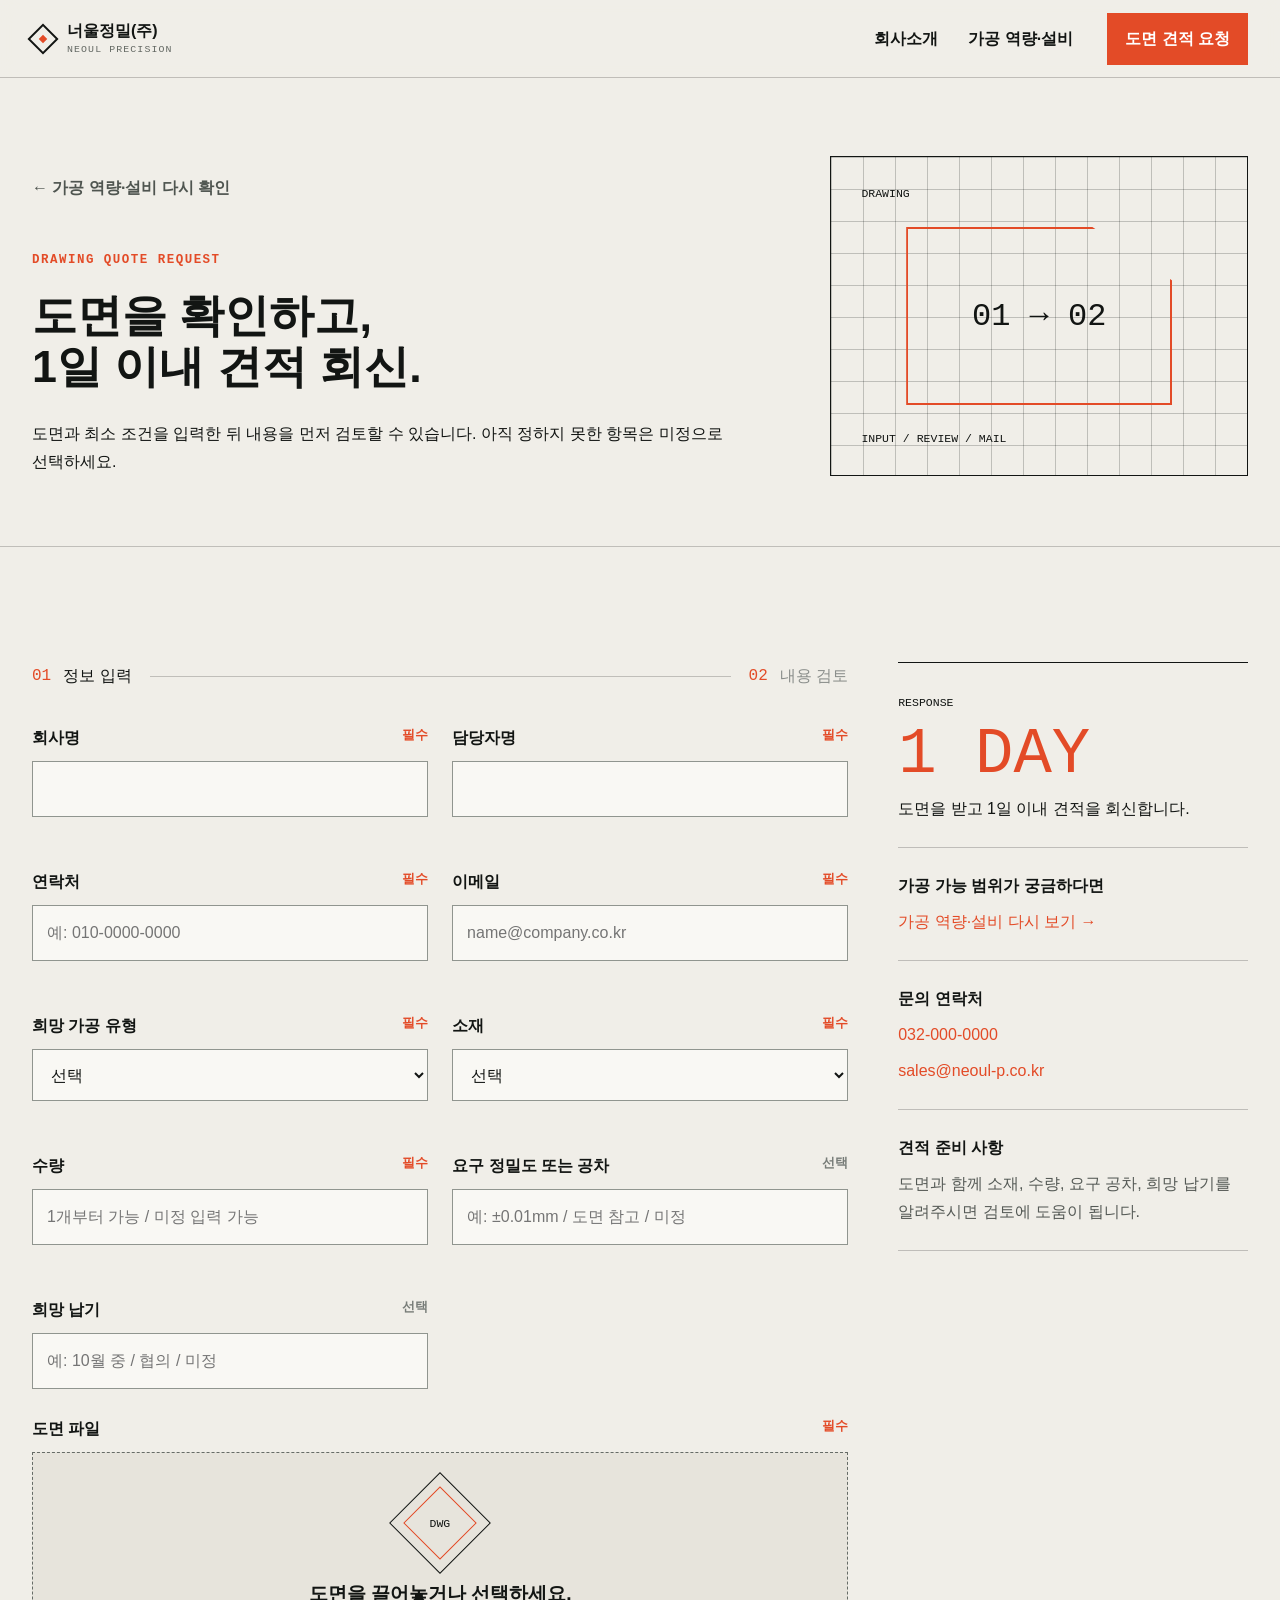
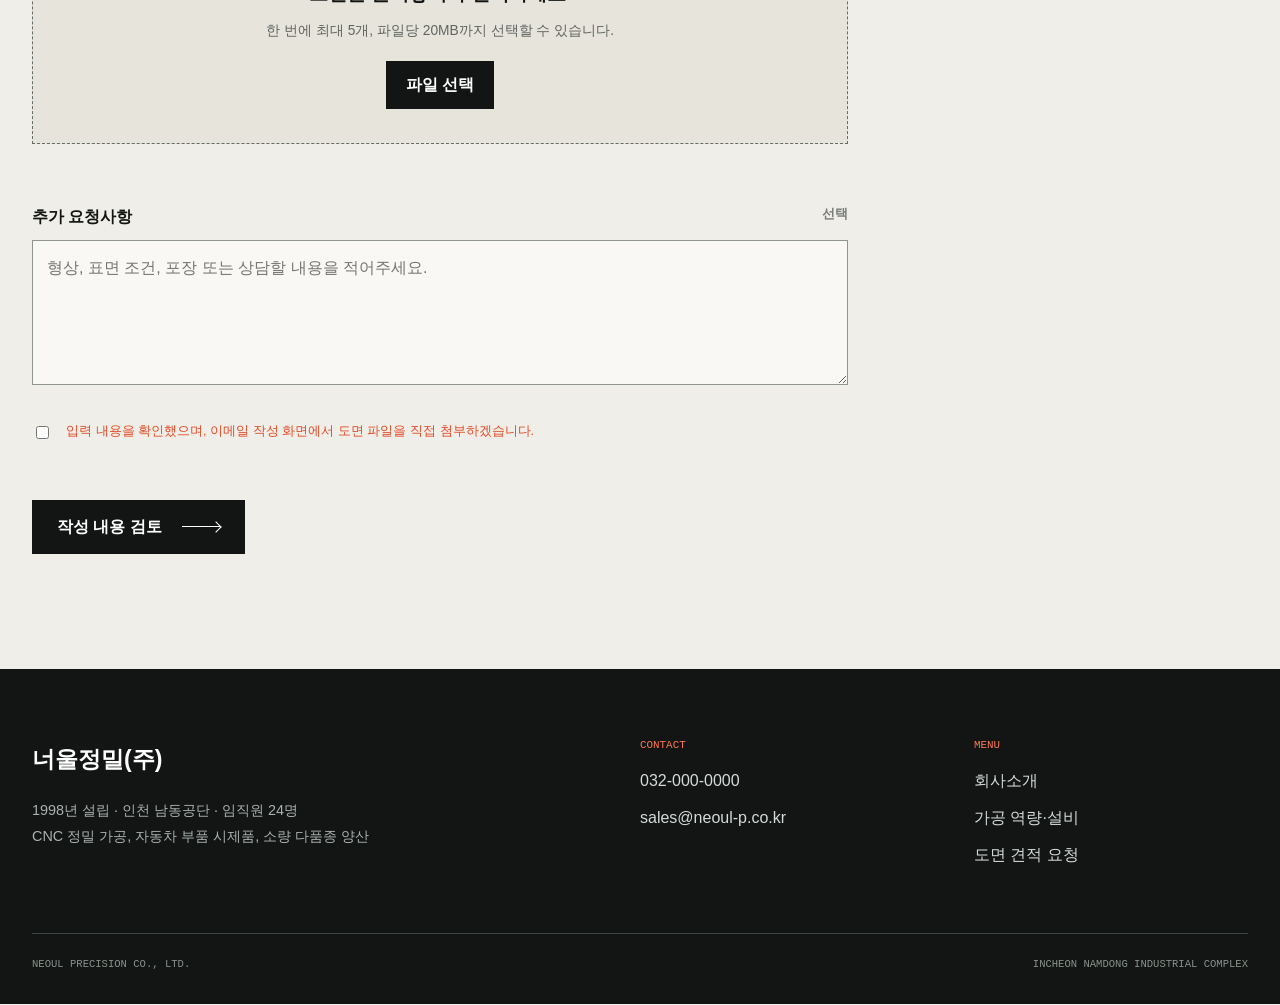
<file: quote.html>
<!doctype html><html lang="ko"><head><meta charset="utf-8"/><meta name="viewport" content="width=device-width,initial-scale=1"/><title>도면 견적 요청 | 너울정밀(주)</title><meta name="description" content="도면과 가공 조건을 입력하고 내용을 검토한 뒤 너울정밀에 이메일로 견적을 요청합니다."/><link rel="icon" href="favicon.svg"/><link rel="stylesheet" href="styles.css"/><script defer src="site.js"></script></head>
<body class="page-quote"><a class="skip" href="#main">본문으로 바로가기</a>
<header class="site-header"><div class="nav-shell"><a class="brand" href="index.html" aria-label="너울정밀 홈"><i class="brand-mark" aria-hidden="true"></i><span>너울정밀(주)<small>NEOUL PRECISION</small></span></a><nav class="desktop-nav" aria-label="주요 메뉴"><a href="about.html">회사소개</a><a href="capabilities.html">가공 역량·설비</a></nav><a class="nav-cta active" href="quote.html">도면 견적 요청</a><button class="menu-toggle" aria-expanded="false" aria-controls="mobile-menu"><span>메뉴</span><i aria-hidden="true"></i></button></div></header>
<nav class="mobile-panel" id="mobile-menu" aria-label="모바일 메뉴"><a href="index.html">홈</a><a href="about.html">회사소개</a><a href="capabilities.html">가공 역량·설비</a><a href="quote.html" aria-current="page">도면 견적 요청</a></nav>
<main id="main">
  <section class="quote-opening"><div><a class="back-link" href="capabilities.html">← 가공 역량·설비 다시 확인</a><p class="eyebrow">DRAWING QUOTE REQUEST</p><h1 class="opening-title"><span class="title-line">도면을 확인하고,</span><span class="title-line">1일 이내 견적 회신.</span></h1><p>도면과 최소 조건을 입력한 뒤 내용을 먼저 검토할 수 있습니다. 아직 정하지 못한 항목은 미정으로 선택하세요.</p></div><div class="quote-blueprint" aria-hidden="true"><i></i><span>DRAWING</span><b>01 → 02</b><small>INPUT / REVIEW / MAIL</small></div></section>
  <section class="quote-workspace section"><div class="wrap quote-layout">
    <form id="quote-form" novalidate>
      <div class="form-progress" aria-label="견적 요청 단계"><div class="active"><b>01</b><span>정보 입력</span></div><i aria-hidden="true"></i><div><b>02</b><span>내용 검토</span></div></div>
      <div class="form-step"><div class="form-grid">
        <div class="field"><label for="company">회사명 <span>필수</span></label><input id="company" name="company" autocomplete="organization" aria-describedby="company-error"/><small class="error" id="company-error" data-error="company"></small></div>
        <div class="field"><label for="name">담당자명 <span>필수</span></label><input id="name" name="name" autocomplete="name" aria-describedby="name-error"/><small class="error" id="name-error" data-error="name"></small></div>
        <div class="field"><label for="phone">연락처 <span>필수</span></label><input id="phone" name="phone" type="tel" autocomplete="tel" placeholder="예: 010-0000-0000" aria-describedby="phone-error"/><small class="error" id="phone-error" data-error="phone"></small></div>
        <div class="field"><label for="email">이메일 <span>필수</span></label><input id="email" name="email" type="email" autocomplete="email" placeholder="name@company.co.kr" aria-describedby="email-error"/><small class="error" id="email-error" data-error="email"></small></div>
        <div class="field"><label for="process">희망 가공 유형 <span>필수</span></label><select id="process" name="process" aria-describedby="process-error"><option value="">선택</option><option>CNC 정밀 가공 - 밀링</option><option>CNC 정밀 가공 - 선반</option><option>자동차 부품 시제품 제작</option><option>소량 다품종 양산</option><option>미정 - 도면 검토 후 상담</option></select><small class="error" id="process-error" data-error="process"></small></div>
        <div class="field"><label for="material">소재 <span>필수</span></label><select id="material" name="material" aria-describedby="material-error"><option value="">선택</option><option>알루미늄</option><option>SUS</option><option>티타늄</option><option>엔지니어링 플라스틱</option><option>미정</option></select><small class="error" id="material-error" data-error="material"></small></div>
        <div class="field"><label for="quantity">수량 <span>필수</span></label><input id="quantity" name="quantity" placeholder="1개부터 가능 / 미정 입력 가능" aria-describedby="quantity-error"/><small class="error" id="quantity-error" data-error="quantity"></small></div>
        <div class="field"><label for="tolerance">요구 정밀도 또는 공차 <em>선택</em></label><input id="tolerance" name="tolerance" placeholder="예: ±0.01mm / 도면 참고 / 미정"/></div>
        <div class="field"><label for="due">희망 납기 <em>선택</em></label><input id="due" name="due" placeholder="예: 10월 중 / 협의 / 미정"/></div>
        <div class="field full"><label>도면 파일 <span>필수</span></label><div class="dropzone" role="button" tabindex="0" aria-describedby="file-hint file-error"><input id="drawings" type="file" multiple/><div class="file-orbit" aria-hidden="true"><i></i><b>DWG</b></div><strong>도면을 끌어놓거나 선택하세요.</strong><p id="file-hint">한 번에 최대 5개, 파일당 20MB까지 선택할 수 있습니다.</p><button class="file-pick" type="button">파일 선택</button></div><div class="file-list" aria-live="polite"></div><small class="error" id="file-error" data-file-error></small></div>
        <div class="field full"><label for="message">추가 요청사항 <em>선택</em></label><textarea id="message" name="message" placeholder="형상, 표면 조건, 포장 또는 상담할 내용을 적어주세요."></textarea></div>
        <div class="field full agreement"><label><input id="agree" type="checkbox"/><span>입력 내용을 확인했으며, 이메일 작성 화면에서 도면 파일을 직접 첨부하겠습니다.</span></label><small class="error" data-error="agree"></small></div>
      </div><div class="form-actions"><button class="btn draw-btn" type="submit"><span>작성 내용 검토</span><i aria-hidden="true"></i></button></div></div>
      <section class="review" tabindex="-1" aria-label="견적 요청 내용 검토"><p class="eyebrow">STEP 02 / REVIEW</p><h2>입력 내용을 확인하세요.</h2><p>확인 후 이메일 작성으로 이동하면 입력한 내용이 메일 본문에 정리됩니다.</p><dl class="review-table"></dl><div class="notice-box"><b>도면 파일을 함께 보내주세요.</b><span>이메일 화면이 열리면 선택했던 파일을 직접 첨부해 주세요.</span></div><div class="form-actions"><button class="btn btn-light" type="button" id="edit-form">입력 수정</button><a class="btn" id="mailto-review" href="mailto:sales@neoul-p.co.kr">이메일 작성</a></div></section>
    </form>
    <aside class="quote-aside"><div class="reply"><span>RESPONSE</span><strong>1 DAY</strong><p>도면을 받고 1일 이내 견적을 회신합니다.</p></div><div class="aside-line"><b>가공 가능 범위가 궁금하다면</b><a href="capabilities.html">가공 역량·설비 다시 보기 →</a></div><div class="aside-line"><b>문의 연락처</b><a href="tel:0320000000">032-000-0000</a><a href="mailto:sales@neoul-p.co.kr">sales@neoul-p.co.kr</a></div><div class="aside-line"><b>견적 준비 사항</b><p>도면과 함께 소재, 수량, 요구 공차, 희망 납기를 알려주시면 검토에 도움이 됩니다.</p></div></aside>
  </div></section>
</main>
<footer class="site-footer"><div class="wrap"><div class="footer-grid"><div class="footer-brand">너울정밀(주)<p>1998년 설립 · 인천 남동공단 · 임직원 24명<br/>CNC 정밀 가공, 자동차 부품 시제품, 소량 다품종 양산</p></div><div class="footer-col"><h2>CONTACT</h2><a href="tel:0320000000">032-000-0000</a><a href="mailto:sales@neoul-p.co.kr">sales@neoul-p.co.kr</a></div><div class="footer-col"><h2>MENU</h2><a href="about.html">회사소개</a><a href="capabilities.html">가공 역량·설비</a><a href="quote.html">도면 견적 요청</a></div></div><div class="footer-bottom"><span>NEOUL PRECISION CO., LTD.</span><span>INCHEON NAMDONG INDUSTRIAL COMPLEX</span></div></div></footer>
</body></html>
</file>
<file: styles.css>
:root{--paper:#f0eee8;--paper2:#e5e2d9;--ink:#121513;--steel:#25302c;--signal:#e34b27;--line:rgba(18,21,19,.22);--white:#fff;--wrap:min(1240px,calc(100% - 64px));--header:78px;--ease:cubic-bezier(.2,.75,.25,1)}
*{box-sizing:border-box}html{scroll-behavior:smooth}body{margin:0;background:var(--paper);color:var(--ink);font-family:'Segoe UI','Malgun Gothic','Apple SD Gothic Neo',sans-serif;font-size:16px;line-height:1.75;overflow-x:hidden;word-break:keep-all;overflow-wrap:break-word}body::before{content:"";position:fixed;inset:0;pointer-events:none;z-index:99;border:0 solid var(--signal);transition:border-width .28s var(--ease)}body.page-leaving::before{border-width:8px}a{color:inherit;text-decoration:none}button,input,select,textarea{font:inherit;color:inherit}button{cursor:pointer}img{display:block;max-width:100%}.nowrap-term{white-space:nowrap}.wrap{width:var(--wrap);margin-inline:auto}.skip{position:fixed;left:16px;top:-80px;z-index:200;background:var(--ink);color:white;padding:12px 18px}.skip:focus{top:16px}.section{padding:clamp(88px,9vw,150px) 0;scroll-margin-top:calc(var(--header) + 24px)}.eyebrow,.mono{margin:0 0 20px;color:var(--signal);font:600 .78rem/1.4 Consolas,'Courier New',monospace;letter-spacing:.12em}.dark{background:var(--steel);color:var(--white)}h1,h2,h3,p{margin-top:0}h1,h2,h3{margin-bottom:0;line-height:1.16;letter-spacing:0;font-weight:700}h1{font-size:clamp(3.2rem,7.6vw,7.6rem)}h2{font-size:clamp(2.25rem,4.5vw,4.65rem)}h3{font-size:clamp(1.35rem,2.2vw,2rem)}p{margin-bottom:0}.split-head{display:grid;grid-template-columns:minmax(0,1.15fr) minmax(280px,.55fr);gap:8vw;align-items:end;margin-bottom:clamp(48px,7vw,88px)}.split-head>p{font-size:1.05rem;line-height:1.85;color:#525751}.dark .split-head>p{color:#c7cdc9}.btn{display:inline-flex;align-items:center;justify-content:center;min-height:54px;padding:0 24px;border:1px solid var(--ink);background:var(--ink);color:white;font-weight:700;transition:background .2s,color .2s,transform .2s}.btn:hover,.btn:focus-visible{background:var(--signal);border-color:var(--signal);transform:translateY(-2px)}.btn-light{background:transparent;color:var(--ink)}.draw-btn{gap:20px}.draw-btn i{width:38px;height:1px;background:currentColor;position:relative;transition:width .25s}.draw-btn i::after{content:"";position:absolute;right:0;top:-3px;width:7px;height:7px;border-right:1px solid;border-top:1px solid;transform:rotate(45deg)}.draw-btn:hover i{width:56px}

/* header */
.site-header{position:fixed;inset:0 0 auto;z-index:80;height:var(--header);background:rgba(240,238,232,.92);border-bottom:1px solid var(--line);backdrop-filter:blur(12px)}.nav-shell{width:var(--wrap);height:100%;margin:auto;display:grid;grid-template-columns:1fr auto auto;align-items:center;gap:34px}.brand{display:flex;align-items:center;gap:13px;font-weight:700}.brand span{line-height:1.25}.brand small{display:block;margin-top:3px;font:500 .62rem/1.2 'IBM Plex Mono',monospace;letter-spacing:.11em;color:#626762}.brand-mark{width:22px;height:22px;border:2px solid currentColor;transform:rotate(45deg);position:relative}.brand-mark::after{content:"";position:absolute;width:6px;height:6px;background:var(--signal);left:6px;top:6px}.desktop-nav{display:flex;gap:30px;font-weight:600}.desktop-nav a{position:relative;padding:8px 0}.desktop-nav a::after{content:"";position:absolute;left:0;right:100%;bottom:0;height:2px;background:var(--signal);transition:right .25s}.desktop-nav a:hover::after,.desktop-nav a.active::after{right:0}.nav-cta{background:var(--ink);color:white;padding:12px 18px;font-weight:700}.nav-cta:hover,.nav-cta.active{background:var(--signal)}.menu-toggle{display:none;background:none;border:0;width:48px;height:48px;padding:0;font-size:0}.menu-toggle i,.menu-toggle i::before{display:block;width:28px;height:2px;background:var(--ink);content:"";margin:auto;transition:.2s}.menu-toggle i::before{transform:translateY(8px)}.menu-toggle[aria-expanded=true] i{transform:rotate(45deg)}.menu-toggle[aria-expanded=true] i::before{transform:rotate(-90deg)}.mobile-panel{position:fixed;z-index:70;inset:var(--header) 0 auto;background:var(--ink);color:white;padding:26px max(24px,calc((100vw - 1240px)/2));display:grid;gap:0;transform:translateY(-120%);transition:transform .3s var(--ease)}.mobile-panel.open{transform:none}.mobile-panel a{font-size:1.25rem;padding:14px 0;border-bottom:1px solid #424844}.mobile-panel a:last-child{color:#ff7a57}

/* home hero */
.hero-machine{min-height:100svh;padding-top:var(--header);position:relative;display:grid;grid-template-columns:minmax(0,53%) minmax(0,47%);background:var(--paper);overflow:hidden}.hero-grid{position:absolute;inset:var(--header) 0 0;background-image:linear-gradient(var(--line) 1px,transparent 1px),linear-gradient(90deg,var(--line) 1px,transparent 1px);background-size:64px 64px;opacity:.35}.hero-copy{position:relative;z-index:3;min-width:0;padding:clamp(70px,9vw,132px) clamp(32px,6vw,110px) 120px max(32px,calc((100vw - 1240px)/2));display:flex;flex-direction:column;justify-content:center}.hero-copy h1{margin:0 0 30px;font-size:clamp(3.6rem,6vw,5.8rem);line-height:1.12}.hero-copy h1>span{display:block}.hero-measure{display:flex!important;align-items:baseline;gap:.16em;color:var(--signal);font-family:'IBM Plex Mono',monospace}.hero-measure b{font:inherit}.hero-measure small{font:600 clamp(1.2rem,2vw,2rem)/1.2 'IBM Plex Sans KR',sans-serif;color:var(--ink)}.hero-lead{max-width:670px;margin-bottom:36px;font-size:1.07rem;line-height:1.9}.hero-visual{position:relative;z-index:2;min-height:calc(100svh - var(--header));overflow:hidden;background:var(--ink)}.hero-mask{position:absolute;inset:0;clip-path:polygon(0 13%,100% 0,100% 100%,0 91%);animation:maskOpen 1.1s var(--ease) both}.hero-mask::after{content:"";position:absolute;inset:0;background:linear-gradient(90deg,rgba(18,21,19,.18),transparent 45%,rgba(18,21,19,.25));pointer-events:none}.hero-mask img{width:110%;height:110%;object-fit:cover;object-position:50% 50%;transform:translate(var(--px,0),var(--py,0)) scale(1.04);transition:transform .25s ease-out}.hero-lens{position:absolute;width:170px;height:170px;border:1px solid rgba(255,255,255,.8);border-radius:50%;left:var(--lx,64%);top:var(--ly,45%);transform:translate(-50%,-50%);box-shadow:0 0 0 999px rgba(0,0,0,.12);pointer-events:none;transition:opacity .2s}.tolerance-rail{position:absolute;z-index:2;left:8%;right:8%;top:50%;height:180px;color:white;font:500 .76rem 'IBM Plex Mono',monospace}.jaw{position:absolute;left:0;right:0;height:1px;background:white;animation:jawsIn .9s .35s var(--ease) both}.jaw.top{top:0}.jaw.bottom{bottom:0}.jaw::before,.jaw::after{content:"";position:absolute;width:18px;height:18px;border-color:white}.jaw::before{left:0;border-left:1px solid}.jaw::after{right:0;border-right:1px solid}.jaw.top::before,.jaw.top::after{border-top:1px solid}.jaw.bottom::before,.jaw.bottom::after{border-bottom:1px solid;bottom:0}.target{position:absolute;right:8px;top:50%;transform:translateY(-50%);background:var(--signal);padding:6px 9px}.hero-caption{position:absolute;z-index:3;bottom:32px;left:8%;right:8%;display:flex;justify-content:space-between;color:white;font:500 .68rem 'IBM Plex Mono',monospace;letter-spacing:.08em}.scroll-cue{position:absolute;z-index:5;left:50%;bottom:25px;transform:translateX(-50%);display:flex;align-items:center;gap:14px;font:500 .7rem 'IBM Plex Mono',monospace}.scroll-cue i{width:46px;height:1px;background:currentColor;animation:scan 1.5s infinite}.hero-kicker{animation:typeIn .55s .15s both}.hero-copy h1>span{animation:typeIn .65s both}.hero-copy h1>span:nth-child(1){animation-delay:.22s}.hero-copy h1>span:nth-child(2){animation-delay:.38s}.hero-lead,.hero-copy .btn{animation:typeIn .65s .52s both}
@keyframes maskOpen{from{clip-path:polygon(48% 48%,52% 48%,52% 52%,48% 52%)}to{clip-path:polygon(0 13%,100% 0,100% 100%,0 91%)}}@keyframes jawsIn{from{transform:translateY(var(--start));opacity:0}to{transform:none;opacity:1}}.jaw.top{--start:-100px}.jaw.bottom{--start:100px}@keyframes typeIn{from{opacity:1;transform:translateY(14px)}to{opacity:1;transform:none}}@keyframes scan{0%{transform:scaleX(.2);transform-origin:left}50%{transform:scaleX(1);transform-origin:left}51%{transform-origin:right}100%{transform:scaleX(.2);transform-origin:right}}

/* home scope */
.scope-track{display:grid;grid-template-columns:repeat(3,1fr);position:relative;border-top:1px solid var(--ink);padding-top:50px}.scope-line{position:absolute;left:0;right:0;top:-2px;height:4px}.scope-line i{display:block;width:33.333%;height:4px;background:var(--signal);transition:transform .45s var(--ease)}.scope-node{text-align:left;border:0;background:transparent;padding:0 24px 40px 0;min-height:150px;border-right:1px solid var(--line)}.scope-node:nth-of-type(3){padding-left:24px}.scope-node:nth-of-type(4){padding-left:24px;border-right:0}.scope-node em{display:block;color:var(--signal);font:500 .78rem 'IBM Plex Mono',monospace;margin-bottom:18px}.scope-node strong{display:block;font-size:1.3rem;line-height:1.35}.scope-node span{display:block;color:#686c68;margin-top:9px}.scope-node:not(.active){opacity:.52}.scope-readout{grid-column:1/-1;background:var(--paper2);padding:36px;display:grid;grid-template-columns:150px 1fr 1.2fr auto;gap:30px;align-items:center;min-height:150px}.scope-readout h3{font-size:1.6rem}.scope-readout p{line-height:1.75;color:#4f5550}.scope-readout a{font-weight:700;color:var(--signal)}

/* trust */
.trust-layout{display:grid;grid-template-columns:minmax(0,.85fr) minmax(0,1.15fr);gap:9vw}.trust-intro>p:not(.eyebrow){max-width:560px;margin-top:28px;color:#c7cdc9}.year-rail{position:relative;display:flex;justify-content:space-between;border-bottom:1px solid #5a6460;margin:58px 0 34px}.year-rail button{border:0;background:none;color:#8e9893;padding:0 0 18px;font:500 1rem 'IBM Plex Mono',monospace}.year-rail button.active{color:white}.year-rail i{position:absolute;bottom:-2px;left:0;width:33.333%;height:4px;background:var(--signal);transition:transform .35s var(--ease)}.year-detail{min-height:180px;padding-left:28px;border-left:3px solid var(--signal)}.year-detail span,.archive-top{font:500 .7rem 'IBM Plex Mono',monospace;letter-spacing:.1em;color:#aeb7b3}.year-detail h3{margin:12px 0}.year-detail p{color:#c7cdc9}.trust-archive{background:#1a201d;border:1px solid #4a5550;padding:clamp(28px,4vw,58px)}.archive-top{display:flex;justify-content:space-between;padding-bottom:24px;border-bottom:1px solid #46504c}.trust-archive ol{list-style:none;margin:0;padding:0}.trust-archive li{display:grid;grid-template-columns:1fr auto;gap:18px;padding:22px 0;border-bottom:1px solid #46504c}.trust-archive li b{font-size:1.14rem}.trust-archive li span{color:#aeb7b3}.industry-tabs{display:grid;grid-template-columns:repeat(3,1fr);margin-top:42px}.industry-tabs button{border:0;border-right:1px solid #46504c;background:transparent;color:white;text-align:left;padding:0 20px}.industry-tabs button:first-child{padding-left:0}.industry-tabs button:last-child{border:0}.industry-tabs strong{display:block;font:500 2.7rem/1 'IBM Plex Mono',monospace;color:#8e9893;transition:color .2s}.industry-tabs button.active strong{color:var(--signal)}.industry-tabs span{display:block;margin-top:14px;line-height:1.5}.privacy-note{font-size:.86rem;color:#aeb7b3;margin-top:35px;line-height:1.7}

/* equipment */
.equipment-explorer{display:grid;grid-template-columns:minmax(0,1.15fr) minmax(340px,.85fr);border:1px solid var(--ink);min-height:610px}.equipment-media{position:relative;overflow:hidden;background:#101210}.equipment-media img{width:100%;height:100%;object-fit:cover;transition:opacity .25s,transform .55s var(--ease)}.equipment-media.changing img{opacity:.35;transform:scale(1.04)}.focus-frame{position:absolute;inset:12% 10%;border:1px solid rgba(255,255,255,.65);pointer-events:none}.focus-frame::before,.focus-frame::after{content:"";position:absolute;background:var(--signal)}.focus-frame::before{width:60px;height:3px;left:-1px;top:-1px}.focus-frame::after{height:60px;width:3px;left:-1px;top:-1px}.equipment-media p{position:absolute;left:28px;right:28px;bottom:25px;background:rgba(18,21,19,.86);color:white;padding:20px 24px}.equipment-media p span{display:block;font:500 .68rem 'IBM Plex Mono',monospace;color:#ff8260}.equipment-media p b,.equipment-media p small{display:block}.equipment-media p b{font-size:1.4rem;margin:6px 0}.equipment-media p small{color:#c8cfcb}.equipment-nav{display:flex;flex-direction:column}.equipment-nav button{flex:1;display:grid;grid-template-columns:42px 1fr auto;align-items:center;gap:16px;border:0;border-bottom:1px solid var(--line);background:transparent;text-align:left;padding:18px 26px}.equipment-nav button span,.equipment-nav button em{font:500 .75rem 'IBM Plex Mono',monospace;font-style:normal}.equipment-nav button b{font-size:1.04rem}.equipment-nav button.active{background:var(--steel);color:white}.equipment-nav button.active em{color:#ff7b58}.equipment-nav>a{padding:24px 26px;font-weight:700;color:var(--signal)}

/* quote route */
.quote-route{background:var(--paper2);border-top:1px solid var(--line)}.quote-route-grid{display:grid;grid-template-columns:.65fr 1.35fr;gap:7vw;align-items:center}.quote-route-grid>div:first-child p:last-child{margin-top:26px;max-width:520px;color:#555a56}.drawing-path{grid-row:1/3;grid-column:2}.drawing-path svg{width:100%;height:auto}.drawing-path path{fill:none;stroke:var(--ink);stroke-width:2;stroke-dasharray:900;stroke-dashoffset:900}.drawing-path.is-drawn path{animation:draw 1.2s var(--ease) forwards}.drawing-path circle{fill:var(--signal)}.drawing-path ol{display:grid;grid-template-columns:repeat(3,1fr);gap:20px;list-style:none;padding:0;margin:0}.drawing-path li{border-top:1px solid var(--ink);padding-top:14px}.drawing-path b{font:500 .75rem 'IBM Plex Mono',monospace;color:var(--signal);display:block}.drawing-path span{font-weight:700}.quote-route .btn{justify-self:start}@keyframes draw{to{stroke-dashoffset:0}}

/* about */
.about-opening{padding-top:var(--header);min-height:90svh;display:grid;grid-template-columns:55% 45%;border-bottom:1px solid var(--line)}.about-opening-copy{padding:clamp(90px,10vw,150px) 6vw 80px max(32px,calc((100vw - 1240px)/2));display:flex;flex-direction:column;justify-content:center}.about-opening h1 span,.cap-opening h1 span,.quote-opening h1 span{display:block}.about-opening-copy>p:last-child{font-size:1.1rem;max-width:680px;margin-top:32px;line-height:1.9}.about-opening-media{margin:0;position:relative;overflow:hidden;min-height:650px}.about-opening-media img{width:100%;height:100%;object-fit:cover}.about-opening-media::after{content:"";position:absolute;inset:0;background:linear-gradient(transparent 55%,rgba(18,21,19,.75));pointer-events:none}.about-opening-media figcaption{position:absolute;z-index:2;left:35px;right:35px;bottom:32px;color:white;display:flex;justify-content:space-between;font:500 .82rem 'IBM Plex Mono',monospace}.factory-shutter{position:absolute;z-index:1;inset:0;background:var(--steel);pointer-events:none;animation:shutter 1s .2s var(--ease) forwards}@keyframes shutter{to{transform:translateY(-102%)}}
.story-grid{display:grid;grid-template-columns:.8fr 1.2fr;gap:10vw;align-items:start}.story-sticky{position:sticky;top:calc(var(--header) + 70px)}.story-meter{height:220px;width:2px;background:var(--line);margin-top:42px}.story-meter i{display:block;height:var(--story-progress,25%);background:var(--signal);transition:height .35s}.story-steps article{min-height:46vh;padding:9vh 0;border-top:1px solid var(--line);opacity:.38;transition:opacity .25s,transform .35s}.story-steps article.active{opacity:1;transform:translateX(-20px)}.story-steps article span{font:500 .72rem 'IBM Plex Mono',monospace;color:var(--signal)}.story-steps article h3{font-size:clamp(1.8rem,3.3vw,3.4rem);margin:15px 0}.story-steps article p{max-width:640px;color:#535853;font-size:1.05rem}.story-steps a{display:inline-block;margin-top:20px;color:var(--signal);font-weight:700}
.history-interface{display:grid;grid-template-columns:.7fr 1.3fr;border:1px solid #56605b}.history-years{display:flex;flex-direction:column}.history-years button{flex:1;min-height:115px;border:0;border-bottom:1px solid #56605b;background:transparent;color:white;text-align:left;padding:22px 28px;display:flex;justify-content:space-between;align-items:center}.history-years button:last-child{border:0}.history-years button b{font:500 1.55rem 'IBM Plex Mono',monospace;color:#8e9893}.history-years button.active{background:#171c1a}.history-years button.active b{color:var(--signal)}.history-panel{position:relative;min-height:345px;padding:60px;display:flex;flex-direction:column;justify-content:center;background:#1a201d;overflow:hidden}.history-panel>span{font:500 .74rem 'IBM Plex Mono',monospace;color:#ff7c59}.history-panel h3{font-size:clamp(2rem,4vw,4rem);margin:14px 0}.history-panel p{max-width:600px;color:#c7cdc9}.history-panel i{position:absolute;width:280px;height:280px;border:1px solid #56605b;border-radius:50%;right:-80px;bottom:-100px}.history-panel i::after{content:"";position:absolute;inset:35px;border:1px solid #56605b;border-radius:50%}
.industry-field-grid{display:grid;grid-template-columns:.8fr 1.2fr;border-top:1px solid var(--ink);border-bottom:1px solid var(--ink)}.industry-dial{display:flex;flex-direction:column;border-right:1px solid var(--ink)}.industry-dial button{min-height:110px;border:0;border-bottom:1px solid var(--line);background:transparent;text-align:left;padding:20px 28px;display:flex;justify-content:space-between;align-items:center}.industry-dial button:last-child{border:0}.industry-dial button span{font-size:1.25rem;font-weight:700}.industry-dial button b{font:500 2rem 'IBM Plex Mono',monospace;color:#959994}.industry-dial button.active{background:var(--signal);color:white}.industry-dial button.active b{color:white}.industry-readout{padding:50px clamp(30px,6vw,80px);min-height:330px;display:flex;flex-direction:column;justify-content:center}.industry-readout>span{font:500 .72rem 'IBM Plex Mono',monospace;color:var(--signal)}.industry-readout h3{margin:16px 0}.industry-readout strong{font:500 clamp(4rem,8vw,8rem)/1 'IBM Plex Mono',monospace}.industry-readout p{color:#5d625e;max-width:560px}.cert-ledger{background:var(--paper2)}.cert-ledger .wrap{display:grid;grid-template-columns:.75fr 1.25fr;gap:9vw}.cert-title-block p:last-child{margin-top:28px;color:#555a56}.cert-lines>div{display:grid;grid-template-columns:130px 1fr auto;gap:28px;align-items:center;padding:27px 0;border-top:1px solid var(--ink)}.cert-lines>div:last-child{border-bottom:1px solid var(--ink)}.cert-lines time{font:500 .8rem 'IBM Plex Mono',monospace;color:var(--signal)}.cert-lines b{font-size:1.25rem}.cert-lines span{color:#5d625e}.next-route{padding:clamp(75px,8vw,120px) 0;background:var(--ink);color:white}.next-route p{font:500 .76rem 'IBM Plex Mono',monospace;color:#ff7a57;margin-bottom:18px}.next-route h2{max-width:980px}.next-route .btn{margin-top:36px;background:white;color:var(--ink);border-color:white}.next-route.signal{background:var(--signal)}.next-route.signal p,.next-route.signal>div>span{color:white}.next-route.signal>div>span{display:block;margin-top:20px}.next-route.signal .btn:hover{background:var(--ink);color:white;border-color:var(--ink)}

/* capabilities */
.cap-opening{padding:calc(var(--header) + 80px) max(32px,calc((100vw - 1240px)/2)) 80px;min-height:72svh;display:grid;grid-template-columns:1.2fr .8fr;gap:9vw;align-items:end;border-bottom:1px solid var(--line);background-image:linear-gradient(var(--line) 1px,transparent 1px),linear-gradient(90deg,var(--line) 1px,transparent 1px);background-size:72px 72px}.cap-opening>div>p:last-child{margin-top:32px;max-width:720px}.cap-opening dl{margin:0;border-left:1px solid var(--ink)}.cap-opening dl div{display:flex;justify-content:space-between;align-items:end;padding:22px 0 22px 28px;border-bottom:1px solid var(--ink)}.cap-opening dt{font-weight:600}.cap-opening dd{margin:0;font:500 2.4rem/1 'IBM Plex Mono',monospace}.cap-opening dd small{font-size:.8rem;margin-left:4px}
.scope-console{border:1px solid var(--ink)}.scope-tabs{display:grid;grid-template-columns:repeat(3,1fr);border-bottom:1px solid var(--ink)}.scope-tabs button{border:0;border-right:1px solid var(--ink);background:transparent;min-height:80px;padding:16px 22px;text-align:left;font-weight:700}.scope-tabs button:last-child{border:0}.scope-tabs button span{display:block;font:500 .7rem 'IBM Plex Mono',monospace;color:var(--signal);margin-bottom:6px}.scope-tabs button.active{background:var(--ink);color:white}.scope-screen{min-height:560px;display:grid;grid-template-columns:1.15fr .85fr;position:relative;overflow:hidden}.scope-screen>img{width:100%;height:100%;object-fit:cover;min-height:560px;transition:opacity .2s,transform .45s}.scope-screen.changing>img{opacity:.25;transform:scale(1.04)}.scan-line{position:absolute;left:0;top:0;bottom:0;width:2px;background:var(--signal);box-shadow:0 0 18px var(--signal);animation:scanHorizontal 3s ease-in-out infinite}.scope-screen article{padding:50px;display:flex;flex-direction:column;justify-content:center;background:var(--paper2)}.scope-screen article>span{font:500 .72rem 'IBM Plex Mono',monospace;color:var(--signal)}.scope-screen article h3{margin:15px 0}.scope-screen article p{color:#535853}.scope-screen ul{list-style:none;padding:24px 0 0;margin:24px 0 0;border-top:1px solid var(--ink)}.scope-screen li{padding:8px 0}.scope-screen li::before{content:"—";margin-right:12px;color:var(--signal)}@keyframes scanHorizontal{0%,100%{left:0;opacity:0}10%,90%{opacity:1}50%{left:calc(57% - 2px)}}
.precision-chamber{overflow:hidden}.precision-copy{max-width:900px;margin-bottom:54px}.precision-copy h2 span{color:#ff7653}.precision-copy p:last-child{color:#c4cbc7;max-width:700px;margin-top:26px}.measurement-stage{position:relative;height:min(64vw,680px);min-height:480px;overflow:hidden;background:#101310;outline:none}.measurement-stage img{width:100%;height:100%;object-fit:cover;filter:saturate(.55) contrast(1.1);transform:scale(1.02)}.measurement-stage::after{content:"";position:absolute;inset:0;background:linear-gradient(90deg,rgba(18,21,19,.7),transparent 50%,rgba(18,21,19,.25))}.detail-lens{position:absolute;z-index:2;width:190px;height:190px;border-radius:50%;left:var(--mx,68%);top:var(--my,45%);transform:translate(-50%,-50%);border:1px solid white;box-shadow:0 0 0 999px rgba(10,12,11,.08);pointer-events:none}.measure-axis{position:absolute;z-index:3;inset:0}.measure-axis i{position:absolute;left:50%;top:12%;bottom:12%;width:1px;background:rgba(255,255,255,.6)}.measure-jaw{position:absolute;top:18%;bottom:18%;width:calc(44% - var(--measure-close,0%));border-color:white;transition:width .7s var(--ease)}.measure-jaw.left{left:5%;border-top:1px solid;border-bottom:1px solid;border-left:1px solid}.measure-jaw.right{right:5%;border-top:1px solid;border-bottom:1px solid;border-right:1px solid}.measure-readout{position:absolute;z-index:4;left:7%;bottom:8%;color:white}.measure-readout span{display:block;font:500 .72rem 'IBM Plex Mono',monospace;color:#ff7653}.measure-readout strong{font:500 clamp(3rem,7vw,7rem)/1.05 'IBM Plex Mono',monospace}.measure-readout small{font-size:.22em}.precision-notes{display:grid;grid-template-columns:repeat(4,1fr);border:1px solid #56605b;border-top:0}.precision-notes p{padding:24px;border-right:1px solid #56605b}.precision-notes p:last-child{border:0}.precision-notes b,.precision-notes span{display:block}.precision-notes span{color:#aeb7b3;font-size:.9rem;margin-top:8px}
.matrix-explorer{display:grid;grid-template-columns:1fr 1fr;border:1px solid var(--ink)}.matrix-list button{width:100%;display:grid;grid-template-columns:44px 1fr auto;gap:10px;text-align:left;align-items:center;padding:21px 24px;border:0;border-bottom:1px solid var(--line);background:transparent}.matrix-list button:last-child{border:0}.matrix-list button span,.matrix-list button em{font:500 .76rem 'IBM Plex Mono',monospace;font-style:normal}.matrix-list button small{grid-column:2/-1;color:#666b67}.matrix-list button.active{background:var(--steel);color:white}.matrix-list button.active small{color:#c8cfcb}.matrix-list button.active em{color:#ff7754}.matrix-visual{position:relative;min-height:560px;overflow:hidden;background:#111}.matrix-visual img{width:100%;height:100%;object-fit:cover;transition:opacity .25s,transform .5s}.matrix-visual.changing img{opacity:.3;transform:scale(1.05)}.blueprint-box{position:absolute;inset:10%;border:1px solid rgba(255,255,255,.65)}.matrix-visual article{position:absolute;left:7%;right:7%;bottom:6%;background:rgba(18,21,19,.88);color:white;padding:24px}.matrix-visual article span{font:500 .68rem 'IBM Plex Mono',monospace;color:#ff7653}.matrix-visual article h3{margin:8px 0}.matrix-visual article p{color:#c8cfcb}.material-selector{display:grid;grid-template-columns:.65fr 1.35fr;border-top:1px solid var(--ink);border-bottom:1px solid var(--ink)}.material-keys{display:flex;flex-direction:column;border-right:1px solid var(--ink)}.material-keys button{flex:1;min-height:95px;border:0;border-bottom:1px solid var(--line);background:transparent;padding:18px 24px;display:flex;align-items:center;gap:24px;text-align:left}.material-keys button:last-child{border:0}.material-keys b{font:500 1.4rem 'IBM Plex Mono',monospace;color:#8c918d}.material-keys button.active{background:var(--ink);color:white}.material-keys button.active b{color:#ff7754}.material-surface{position:relative;min-height:430px;padding:55px;overflow:hidden;background:linear-gradient(135deg,#dce1df,#7e8885);display:flex;flex-direction:column;justify-content:end}.material-surface.sus{background:linear-gradient(125deg,#ececec,#777 48%,#d6d6d6)}.material-surface.ti{background:linear-gradient(130deg,#8d8d86,#d0b087 46%,#65696c)}.material-surface.ep{background:linear-gradient(130deg,#171a18,#5e6661)}.material-surface>span{font:500 .74rem 'IBM Plex Mono',monospace;color:var(--signal)}.material-surface h3{font:500 clamp(5rem,11vw,11rem)/.9 'IBM Plex Mono',monospace;color:rgba(255,255,255,.45);position:absolute;right:6%;top:8%}.material-surface p{max-width:600px;position:relative;font-weight:600}.material-surface i{position:absolute;width:320px;height:320px;border:1px solid rgba(255,255,255,.55);border-radius:50%;right:-80px;top:-80px}.material-surface i::after{content:"";position:absolute;inset:32px;border:1px solid rgba(255,255,255,.45);border-radius:50%}

/* quote */
.quote-opening{padding:calc(var(--header) + 78px) max(32px,calc((100vw - 1240px)/2)) 70px;display:grid;grid-template-columns:1.25fr .75fr;gap:8vw;align-items:end;border-bottom:1px solid var(--line)}.quote-opening>div:first-child>p:last-child{margin-top:28px;max-width:700px}.back-link{display:inline-block;margin-bottom:50px;font-weight:700;color:#4f5550}.quote-blueprint{min-height:320px;border:1px solid var(--ink);position:relative;padding:30px;display:flex;flex-direction:column;justify-content:space-between;background-image:linear-gradient(var(--line) 1px,transparent 1px),linear-gradient(90deg,var(--line) 1px,transparent 1px);background-size:32px 32px}.quote-blueprint i{position:absolute;inset:22% 18%;border:2px solid var(--signal);clip-path:polygon(0 0,70% 0,100% 30%,100% 100%,0 100%)}.quote-blueprint span,.quote-blueprint small{font:500 .72rem 'IBM Plex Mono',monospace}.quote-blueprint b{align-self:center;font:500 2rem 'IBM Plex Mono',monospace}.quote-layout{display:grid;grid-template-columns:minmax(0,1.4fr) minmax(300px,.6fr);gap:50px;align-items:start}.form-progress{display:grid;grid-template-columns:auto 1fr auto;align-items:center;margin-bottom:34px}.form-progress>div{display:flex;gap:12px;align-items:center;color:#8a8e8b}.form-progress div.active{color:var(--ink)}.form-progress b{font:500 1rem 'IBM Plex Mono',monospace;color:var(--signal)}.form-progress i{height:1px;background:var(--line);margin:0 18px}.form-grid{display:grid;grid-template-columns:1fr 1fr;gap:26px 24px}.field{min-width:0}.field.full{grid-column:1/-1}.field label{display:flex;justify-content:space-between;gap:14px;font-weight:700;margin-bottom:9px}.field label span{color:var(--signal);font-size:.8rem}.field label em{font-style:normal;color:#777c78;font-size:.8rem}.field input,.field select,.field textarea{width:100%;border:1px solid #90958f;background:#f9f8f4;padding:13px 14px;min-height:52px;border-radius:0}.field textarea{min-height:145px;resize:vertical}.field input:focus,.field select:focus,.field textarea:focus{outline:2px solid var(--signal);outline-offset:1px}.field [aria-invalid=true]{border-color:#b42b19}.error{display:block;min-height:21px;color:#a82a18;font-size:.82rem;margin-top:4px}.dropzone{border:1px dashed #666c67;min-height:260px;padding:34px;display:flex;flex-direction:column;justify-content:center;align-items:center;text-align:center;background:#e7e4dc;position:relative;transition:border-color .2s,background .2s}.dropzone.drag{background:#f3d7cf;border-color:var(--signal)}.dropzone input{position:absolute;opacity:0;width:1px;height:1px;pointer-events:none}.dropzone>strong{font-size:1.2rem;margin-top:18px}.dropzone>p{font-size:.86rem;color:#606560;max-width:570px;margin:8px 0 18px}.file-orbit{width:72px;height:72px;border:1px solid var(--ink);transform:rotate(45deg);display:grid;place-items:center;position:relative}.file-orbit b{transform:rotate(-45deg);font:500 .72rem 'IBM Plex Mono',monospace}.file-orbit i{position:absolute;inset:9px;border:1px solid var(--signal);animation:orbit 3s linear infinite}.file-pick{background:var(--ink);color:white;border:0;padding:10px 20px;font-weight:700}.file-list{margin-top:12px}.file-item{display:grid;grid-template-columns:1fr auto auto;gap:18px;align-items:center;padding:12px 0;border-bottom:1px solid var(--line)}.file-item button{background:none;border:0;color:#a82a18;font-weight:700}.agreement label{display:flex;align-items:flex-start;justify-content:flex-start;font-weight:500;line-height:1.65}.agreement input{width:auto;min-height:auto;margin-top:6px;accent-color:var(--signal)}.form-actions{display:flex;gap:12px;margin-top:28px}.review{display:none;border-top:4px solid var(--signal);padding-top:32px}.review.active{display:block}.form-step.hidden{display:none}.review>p:nth-of-type(2){margin-top:18px;color:#555a56}.review-table{margin:32px 0;border-top:1px solid var(--ink)}.review-row{display:grid;grid-template-columns:190px 1fr;border-bottom:1px solid var(--line);padding:14px 0}.review-row dt{font-weight:700}.review-row dd{margin:0;white-space:pre-line}.notice-box{padding:20px;background:var(--paper2)}.notice-box b,.notice-box span{display:block}.notice-box span{margin-top:5px;color:#555a56}.quote-aside{position:sticky;top:calc(var(--header) + 30px);border-top:1px solid var(--ink)}.quote-aside>div{padding:24px 0;border-bottom:1px solid var(--line)}.quote-aside .reply strong{display:block;font:500 clamp(3rem,5vw,5rem)/1 'IBM Plex Mono',monospace;color:var(--signal);margin:8px 0}.quote-aside .reply>span{font:500 .72rem 'IBM Plex Mono',monospace}.aside-line b,.aside-line a{display:block}.aside-line a{color:var(--signal);margin-top:8px}.aside-line p{color:#555a56;margin-top:8px}@keyframes orbit{to{transform:rotate(360deg)}}

/* footer */
.site-footer{padding:70px 0 34px;background:#121513;color:white}.footer-grid{display:grid;grid-template-columns:1.4fr .7fr .7fr;gap:60px}.footer-brand{font-size:1.45rem;font-weight:700}.footer-brand p{font-size:.9rem;font-weight:400;color:#aab2ae;margin-top:18px;line-height:1.8}.footer-col h2{font:500 .68rem 'IBM Plex Mono',monospace;color:#ff7552;margin-bottom:16px}.footer-col a{display:block;margin:9px 0;color:#d6dbd8}.footer-bottom{display:flex;justify-content:space-between;border-top:1px solid #3e4642;margin-top:55px;padding-top:24px;font:500 .66rem 'IBM Plex Mono',monospace;color:#89928d}

@media(max-width:1024px){:root{--wrap:min(100% - 40px,920px)}.hero-machine{grid-template-columns:1fr;min-height:auto}.hero-copy{min-height:680px;padding-left:max(24px,calc((100vw - 920px)/2));padding-right:max(24px,calc((100vw - 920px)/2))}.hero-visual{min-height:620px}.scroll-cue{display:none}.trust-layout,.story-grid,.cert-ledger .wrap{gap:6vw}.equipment-explorer{grid-template-columns:1fr}.equipment-media{min-height:520px}.equipment-nav button{min-height:78px}.quote-route-grid{grid-template-columns:1fr}.drawing-path{grid-column:1;grid-row:auto}.about-opening{grid-template-columns:1fr}.about-opening-copy{min-height:600px;padding-left:max(24px,calc((100vw - 920px)/2));padding-right:max(24px,calc((100vw - 920px)/2))}.about-opening-media{min-height:560px}.cap-opening,.quote-opening{grid-template-columns:1fr}.cap-opening dl{display:grid;grid-template-columns:repeat(3,1fr);border:1px solid var(--ink)}.cap-opening dl div{display:block;border-bottom:0;border-right:1px solid var(--ink);padding:20px}.quote-blueprint{min-height:240px}.quote-layout{grid-template-columns:1fr}.quote-aside{position:static;display:grid;grid-template-columns:1fr 1fr;gap:0 28px;border-bottom:1px solid var(--ink)}.precision-notes{grid-template-columns:1fr 1fr}.precision-notes p:nth-child(2){border-right:0}.precision-notes p:nth-child(-n+2){border-bottom:1px solid #56605b}}

@media(max-width:768px){:root{--wrap:calc(100% - 32px);--header:68px}.section{padding:76px 0}.desktop-nav{display:none}.nav-shell{grid-template-columns:1fr auto auto;gap:10px}.brand small{display:none}.nav-cta{font-size:.82rem;padding:10px 12px}.menu-toggle{display:block}.split-head{grid-template-columns:1fr;gap:22px;margin-bottom:42px}.split-head br{display:none}h1{font-size:clamp(2.8rem,12vw,5rem)}h2{font-size:clamp(2rem,8.5vw,3.4rem)}.hero-copy{min-height:620px;padding:76px 20px 70px}.hero-measure{display:block!important}.hero-measure small{display:block;margin-top:8px}.hero-visual{min-height:520px}.hero-caption{font-size:.58rem;gap:8px}.hero-lens,.detail-lens{display:none}.tolerance-rail{height:130px}.scope-track{grid-template-columns:1fr;padding-top:20px}.scope-line{display:none}.scope-node{padding:18px 0!important;min-height:0;border-right:0;border-bottom:1px solid var(--line);display:grid;grid-template-columns:42px 1fr}.scope-node span{grid-column:2}.scope-readout{grid-template-columns:1fr;gap:12px;padding:26px}.trust-layout{grid-template-columns:1fr}.industry-tabs{gap:0}.industry-tabs button{padding:0 12px}.industry-tabs button strong{font-size:2rem}.equipment-media{min-height:420px}.equipment-explorer{min-height:0}.equipment-nav button{grid-template-columns:34px 1fr auto;padding:16px}.drawing-path ol{gap:8px}.drawing-path li{font-size:.85rem}.about-opening-media{min-height:460px}.story-grid{grid-template-columns:1fr}.story-sticky{position:static}.story-meter{height:3px;width:100%;margin:28px 0 15px}.story-meter i{width:var(--story-progress,25%);height:3px;transition:width .35s}.story-steps article{min-height:0;padding:52px 0}.story-steps article.active{transform:none}.history-interface,.industry-field-grid,.cert-ledger .wrap{grid-template-columns:1fr}.history-years{flex-direction:row;border-bottom:1px solid #56605b}.history-years button{min-height:85px;display:block;padding:14px}.history-years button span{display:block;font-size:.75rem}.history-panel{min-height:300px;padding:32px}.industry-dial{border-right:0;border-bottom:1px solid var(--ink);flex-direction:row}.industry-dial button{flex:1;min-height:90px;border-right:1px solid var(--line);border-bottom:0;display:block;text-align:center;padding:12px}.industry-dial button span{font-size:.95rem;display:block}.industry-readout{padding:38px 24px}.cert-lines>div{grid-template-columns:100px 1fr}.cert-lines span{grid-column:2}.cap-opening{padding-top:calc(var(--header) + 60px);padding-left:16px;padding-right:16px}.cap-opening dl{grid-template-columns:1fr}.cap-opening dl div{display:flex;border-right:0;border-bottom:1px solid var(--ink)}.scope-tabs{grid-template-columns:1fr}.scope-tabs button{min-height:64px;border-right:0;border-bottom:1px solid var(--ink)}.scope-screen{grid-template-columns:1fr;min-height:0}.scope-screen>img{min-height:400px}.scope-screen article{padding:30px}.measurement-stage{height:520px;min-height:0}.measure-readout strong{font-size:3.2rem}.precision-notes{grid-template-columns:1fr}.precision-notes p{border-right:0;border-bottom:1px solid #56605b!important}.matrix-explorer,.material-selector{grid-template-columns:1fr}.matrix-visual{min-height:460px}.material-keys{display:grid;grid-template-columns:1fr 1fr;border-right:0;border-bottom:1px solid var(--ink)}.material-keys button{min-height:78px;border-right:1px solid var(--line)}.material-surface{min-height:370px;padding:30px}.quote-opening{padding-left:16px;padding-right:16px}.quote-blueprint{display:none}.quote-layout{width:calc(100% - 32px)}.form-grid{grid-template-columns:1fr}.field.full{grid-column:1}.dropzone{min-height:230px;padding:24px 16px}.quote-aside{grid-template-columns:1fr}.review-row{grid-template-columns:1fr;gap:5px}.form-actions{flex-direction:column}.footer-grid{grid-template-columns:1fr;gap:35px}.footer-bottom{display:grid;gap:8px}}

@media(max-width:430px){body{font-size:16px;line-height:1.72}.brand{font-size:.95rem}.brand-mark{width:19px;height:19px}.nav-cta{font-size:.74rem;padding:8px}.nav-shell{width:calc(100% - 24px)}.hero-copy{padding-left:16px;padding-right:16px}.hero-copy h1{font-size:3.15rem}.hero-lead{font-size:1rem}.hero-visual{min-height:460px}.hero-caption{left:16px;right:16px;flex-wrap:wrap}.hero-mask{clip-path:polygon(0 8%,100% 0,100% 100%,0 94%)}.trust-archive{padding:24px 18px}.trust-archive li{grid-template-columns:1fr}.industry-tabs span{font-size:.82rem}.equipment-media{min-height:360px}.equipment-media p{left:14px;right:14px}.about-opening-copy{padding-left:16px;padding-right:16px;min-height:540px}.about-opening h1{font-size:3.15rem}.about-opening-media{min-height:380px}.about-opening-media figcaption{left:18px;right:18px}.cap-opening h1,.quote-opening h1{font-size:3rem}.measurement-stage{height:430px}.measure-jaw{width:calc(42% - var(--measure-close,0%))}.matrix-list button{padding:17px 14px}.matrix-visual{min-height:390px}.matrix-visual article{left:14px;right:14px}.material-keys button{padding:14px;gap:10px}.quote-opening{padding-bottom:45px}.quote-opening .back-link{margin-bottom:35px}.file-item{grid-template-columns:1fr auto}.file-item span{grid-row:2}.footer-bottom{font-size:.6rem}}

@media(prefers-reduced-motion:reduce){html{scroll-behavior:auto}*,*::before,*::after{animation:none!important;transition:none!important}.hero-mask{clip-path:polygon(0 13%,100% 0,100% 100%,0 91%)}.drawing-path path{stroke-dashoffset:0}.factory-shutter{display:none}.story-steps article{opacity:1}}

.story-steps article:not(.active){opacity:.72}
@media(prefers-reduced-motion:reduce){.story-steps article:not(.active){opacity:1}}

/* Stable media frames */
.interactive-media{position:relative;width:100%;overflow:hidden;contain:layout paint}
.interactive-media>img{position:absolute;inset:0;width:100%;height:100%;object-fit:cover}
.static-media>img{width:100%;height:100%;object-fit:cover}
.equipment-media{aspect-ratio:16/10;min-height:0;background:#101210}
.equipment-media img{transition:opacity .2s,transform .42s var(--ease)}
.equipment-media.changing img{opacity:.34;transform:scale(1.025)}
.equipment-media p{min-height:112px}
.scope-screen{min-height:0;display:grid;grid-template-columns:1.15fr .85fr;align-items:stretch;overflow:visible}
.scope-media{aspect-ratio:16/10;background:#111}
.scope-media img{transition:opacity .2s,transform .42s var(--ease)}
.scope-media.changing img{opacity:.25;transform:scale(1.025)}
.scope-media .scan-line{z-index:2}
.scope-screen article{min-height:445px}
.scope-screen article p{min-height:86px}
.scope-screen ul{min-height:146px}
.measurement-stage{width:100%;height:auto;min-height:0;aspect-ratio:16/9}
.measurement-stage img{object-position:50% 58%}
.matrix-visual{min-height:0;aspect-ratio:16/11}
.matrix-visual img{transition:opacity .2s,transform .42s var(--ease)}
.matrix-visual.changing img{opacity:.3;transform:scale(1.025)}
.matrix-visual article{min-height:166px}

@media(max-width:1024px){
  .equipment-explorer{min-height:0}
  .equipment-media{min-height:0;aspect-ratio:16/9}
}

@media(max-width:768px){
  .equipment-media{min-height:0;aspect-ratio:4/3}
  .scope-screen{grid-template-columns:1fr}
  .scope-media{aspect-ratio:4/3}
  .scope-screen article{min-height:390px}
  .scope-screen article p{min-height:0}
  .scope-screen ul{min-height:0}
  .measurement-stage{height:auto;min-height:0;aspect-ratio:4/3}
  .matrix-visual{min-height:0;aspect-ratio:4/3}
  .matrix-visual article{min-height:174px}
  .about-opening-media{min-height:0;aspect-ratio:4/3}
}

@media(max-width:430px){
  .equipment-media{min-height:0;aspect-ratio:1/1}
  .equipment-media p{min-height:118px}
  .scope-media,.matrix-visual,.measurement-stage{aspect-ratio:1/1}
  .scope-screen article{min-height:405px}
  .matrix-visual{min-height:0}
  .about-opening-media{min-height:0;aspect-ratio:1/1}
}

@media(prefers-reduced-motion:reduce){
  .interactive-media img{transition:none!important}
  .interactive-media.changing img{opacity:1;transform:none}
}

/* Semantic title lines */
.title-line{display:block;max-width:100%;white-space:nowrap;word-break:keep-all;overflow-wrap:normal}
.cap-opening{background-image:none}
.mobile-panel{visibility:hidden;pointer-events:none}
.mobile-panel.open{visibility:visible;pointer-events:auto}
@media(min-width:769px){.mobile-panel{display:none}}
.story-steps article{min-height:36vh;padding:7vh 0;opacity:.72}
.story-steps article.active{opacity:1}
@media(max-width:1024px){.about-opening-copy{min-height:520px}}
@media(max-width:768px){.story-steps article{padding:36px 0;opacity:1}}
@media(max-width:430px){.about-opening-copy{min-height:470px}}
.semantic-title{font-size:clamp(2.3rem,4.15vw,4.35rem);line-height:1.16;letter-spacing:0;overflow:visible}
.about-opening h1.opening-title,.cap-opening h1.opening-title,.quote-opening h1.opening-title{font-size:clamp(2.8rem,3.3vw,4.4rem);line-height:1.14;letter-spacing:0;overflow:visible}
@media(min-width:1025px){
  .about-opening{grid-template-columns:minmax(0,59%) minmax(0,41%)}
  .about-opening-copy{padding-right:clamp(20px,2.5vw,48px)}
  .about-opening h1.opening-title{font-size:clamp(2.65rem,3.2vw,3.25rem)}
  .cap-opening{grid-template-columns:minmax(0,1.25fr) minmax(0,.75fr);gap:clamp(80px,6vw,136px)}
  .cap-opening h1.opening-title{font-size:clamp(2.8rem,3.3vw,4.2rem)}
}
.about-opening-copy,.cap-opening>div,.quote-opening>div{min-width:0}
.history-head{grid-template-columns:1fr;margin-bottom:clamp(32px,4vw,52px)}
.quote-route-grid{grid-template-columns:minmax(520px,.9fr) minmax(0,1.1fr);gap:5vw}
.quote-route-title{font-size:clamp(2.5rem,3.3vw,3.45rem)}
.precision-copy h2 .title-line{color:inherit}
.precision-copy h2 .title-line em{color:#ff7653;font-style:normal}

@media(max-width:1024px){
  .quote-route-grid{grid-template-columns:1fr}
}

@media(min-width:769px){
  .trust-intro .semantic-title{font-size:clamp(2.3rem,3.7vw,4rem)}
}

@media(max-width:768px){
  .semantic-title{font-size:clamp(1.75rem,5.3vw,2.55rem);line-height:1.18}
  .about-opening h1.opening-title,.cap-opening h1.opening-title,.quote-opening h1.opening-title{font-size:clamp(2rem,6.6vw,3.2rem);line-height:1.18}
  .hero-measure{display:flex!important;align-items:baseline;gap:.12em}
  .hero-measure small{display:inline;margin-top:0}
  .history-head{margin-bottom:34px}
}

@media(max-width:430px){
  .semantic-title{font-size:clamp(1.55rem,7.2vw,1.9rem);line-height:1.2}
  .about-opening h1.opening-title,.cap-opening h1.opening-title,.quote-opening h1.opening-title{font-size:clamp(1.58rem,6.4vw,1.78rem);line-height:1.2}
  .hero-copy h1{font-size:clamp(2.55rem,11vw,2.95rem)}
  .quote-route-title{font-size:clamp(1.55rem,7.2vw,1.9rem)}
}

/* Certification chronicle */
.cert-chronicle{position:relative;isolation:isolate;overflow:visible}
.cert-chronicle::before{content:none}
.chronicle-shell{display:grid;grid-template-columns:minmax(0,1.06fr) minmax(0,.94fr);gap:clamp(56px,8vw,124px);align-items:start}
.chronicle-intro{position:sticky;top:calc(var(--header) + 54px);min-width:0;z-index:2}
.chronicle-title{font-size:clamp(2.45rem,3.25vw,3.55rem);line-height:1.18;letter-spacing:0;max-width:none}
.chronicle-lead{max-width:590px;margin-top:28px;color:#c8cfcb;font-size:1.04rem;line-height:1.85;word-break:keep-all}
.chronicle-base{display:grid;grid-template-columns:1.2fr .8fr;margin:46px 0 0;border-top:1px solid #56605b;border-bottom:1px solid #56605b}
.chronicle-base div{min-width:0;padding:19px 20px 19px 0}
.chronicle-base div+div{padding-left:20px;border-left:1px solid #56605b}
.chronicle-base dt{font:500 .68rem/1.4 'IBM Plex Mono',monospace;color:#ff8b6b}
.chronicle-base dd{margin:8px 0 0;font-weight:700;color:#f4f5f2;word-break:keep-all}
.chronicle-flow{min-width:0;border-top:1px solid #68716d}
.chronicle-years{position:relative;display:flex;flex-direction:column}
.chronicle-years::before{content:"";position:absolute;z-index:0;left:34px;top:38px;bottom:38px;width:1px;background:#68716d;pointer-events:none}
.chronicle-years button{position:relative;z-index:1;display:grid;grid-template-columns:128px minmax(0,1fr);align-items:center;min-height:92px;padding:18px 0;border:0;border-bottom:1px solid #56605b;background:transparent;color:#aeb7b3;text-align:left}
.chronicle-years button::before{content:"";position:absolute;left:29px;width:11px;height:11px;border:1px solid #89938e;background:var(--steel);transform:rotate(45deg);transition:background .2s,transform .2s}
.chronicle-years button b{padding-left:55px;font:500 1.28rem/1.2 'IBM Plex Mono',monospace;color:#aeb7b3;white-space:nowrap}
.chronicle-years button span{min-width:0;padding-left:24px;font-weight:700;word-break:keep-all}
.chronicle-years button.active{color:white}
.chronicle-years button.active::before{background:var(--signal);border-color:var(--signal);transform:rotate(45deg) scale(1.25)}
.chronicle-years button.active b{color:#ff8b6b}
.chronicle-years button:focus-visible{outline:2px solid #ff8b6b;outline-offset:-2px}
.chronicle-records{min-height:236px;border-bottom:1px solid #68716d}
.chronicle-record{display:none;min-height:236px;flex-direction:column;justify-content:center;padding:36px 40px 38px 55px}
.chronicle-record.active{display:flex}
.chronicle-record>span{font:500 .68rem/1.4 'IBM Plex Mono',monospace;color:#ff8b6b}
.chronicle-record h3{margin:12px 0 10px;font-size:clamp(1.8rem,2.8vw,3.15rem);line-height:1.2;letter-spacing:0;word-break:keep-all}
.chronicle-record p{max-width:560px;color:#c8cfcb;line-height:1.8;word-break:keep-all}
.chronicle-status{display:grid;grid-template-columns:1fr 1fr}
.chronicle-status p{min-width:0;padding:23px 20px 4px 0}
.chronicle-status p+p{padding-left:20px;border-left:1px solid #56605b}
.chronicle-status span,.chronicle-status b{display:block}
.chronicle-status span{font:500 .65rem/1.4 'IBM Plex Mono',monospace;color:#ff8b6b}
.chronicle-status b{margin-top:7px;line-height:1.55;word-break:keep-all}

@media(max-width:1100px){
  .cert-chronicle::before{display:none}
  .chronicle-shell{grid-template-columns:1fr;gap:52px}
  .chronicle-intro{position:static}
  .chronicle-title{font-size:clamp(2.2rem,5.25vw,3.35rem)}
  .chronicle-lead{max-width:680px}
}

@media(max-width:768px){
  .chronicle-shell{gap:40px}
  .chronicle-title{font-size:clamp(1.78rem,6.1vw,2.45rem);line-height:1.2}
  .chronicle-base{margin-top:32px}
  .chronicle-years{display:grid;grid-template-columns:repeat(3,1fr);border-bottom:1px solid #68716d}
  .chronicle-years::before{left:8%;right:8%;top:30px;bottom:auto;width:auto;height:1px}
  .chronicle-years button{display:block;min-height:104px;padding:45px 10px 14px;text-align:center;border-bottom:0}
  .chronicle-years button+button{border-left:1px solid #56605b}
  .chronicle-years button::before{left:50%;top:25px;transform:translate(-50%,-50%) rotate(45deg)}
  .chronicle-years button.active::before{transform:translate(-50%,-50%) rotate(45deg) scale(1.2)}
  .chronicle-years button b,.chronicle-years button span{display:block;padding:0}
  .chronicle-years button span{margin-top:7px;font-size:.78rem;line-height:1.45}
  .chronicle-records{min-height:0;border-bottom:0}
  .chronicle-record{display:flex;min-height:0;padding:30px 0;border-bottom:1px solid #56605b}
  .chronicle-record h3{font-size:1.65rem}
  .chronicle-record:not(.active)>span{color:#9ba49f}
  .chronicle-status{grid-template-columns:1fr}
  .chronicle-status p{padding:22px 0;border-bottom:1px solid #56605b}
  .chronicle-status p+p{padding-left:0;border-left:0}
}

@media(max-width:430px){
  .chronicle-title{font-size:clamp(1.45rem,6.2vw,1.64rem);line-height:1.24}
  .chronicle-lead{font-size:.96rem;line-height:1.75;margin-top:22px}
  .chronicle-base{grid-template-columns:1fr}
  .chronicle-base div{padding:15px 0}
  .chronicle-base div+div{padding-left:0;border-left:0;border-top:1px solid #56605b}
  .chronicle-years button{padding-left:5px;padding-right:5px}
  .chronicle-years button b{font-size:1rem}
  .chronicle-years button span{font-size:.7rem}
  .chronicle-record{padding:26px 0}
  .chronicle-record h3{font-size:1.45rem}
}

/* Full-width editorial openings: the title is never squeezed beside imagery. */
.about-opening,.cap-opening{display:block;min-height:0;padding:var(--header) 0 0;overflow:visible}
.about-opening-copy{display:block;min-height:0;padding:clamp(54px,6vw,92px) max(32px,calc((100vw - 1240px)/2)) clamp(36px,4vw,58px);background:var(--paper);position:relative}
.about-opening-top{display:flex;justify-content:space-between;align-items:baseline;gap:24px;border-top:1px solid var(--ink);padding-top:16px;margin-bottom:clamp(24px,3vw,44px)}
.about-opening-top .eyebrow{margin:0}
.about-opening-top>span,.about-opening-index>span{font:600 .72rem/1.4 'IBM Plex Mono',Consolas,monospace;letter-spacing:.1em}
.about-opening h1.opening-title{font-size:clamp(4.25rem,6.6vw,6.5rem);line-height:1.1;letter-spacing:-.035em;max-width:none;overflow:visible}
.about-opening h1.opening-title .title-line,.cap-opening h1.opening-title .title-line{line-height:1.18}
.about-opening h1.opening-title .title-line:last-child{font-size:.72em;letter-spacing:-.04em;margin-top:.18em}
.about-opening-bottom{display:grid;grid-template-columns:minmax(0,1fr) auto;align-items:end;gap:50px;margin-top:clamp(34px,4vw,58px)}
.about-opening-bottom>p{font-size:1.12rem;line-height:1.8;max-width:760px;word-break:keep-all}
.about-opening-index{display:grid;gap:8px;min-width:180px;border-left:2px solid var(--signal);padding-left:20px}
.about-opening-index strong{font-size:.95rem;line-height:1.5}
.about-opening-media{height:clamp(300px,35vw,500px);min-height:0;aspect-ratio:auto}
.about-opening-media img{object-position:center 51%}
.about-opening-media figcaption{left:max(32px,calc((100vw - 1240px)/2));right:max(32px,calc((100vw - 1240px)/2))}

.cap-opening{background:var(--steel);color:var(--white)}
.cap-opening-head{padding:clamp(60px,7vw,102px) max(32px,calc((100vw - 1240px)/2)) clamp(48px,5vw,74px);position:relative;min-width:0}
.cap-opening-head::before{content:"";position:absolute;left:max(32px,calc((100vw - 1240px)/2));right:max(32px,calc((100vw - 1240px)/2));top:clamp(42px,5vw,74px);height:1px;background:#65716a}
.cap-opening-head .eyebrow{padding-top:20px;color:#ff8062;margin-bottom:clamp(26px,3vw,44px)}
.cap-opening h1.opening-title{font-size:clamp(4.25rem,6.6vw,6.5rem);line-height:1.1;letter-spacing:-.035em;max-width:none}
.cap-opening h1.opening-title .title-line:last-child{font-size:.79em;margin-top:.18em;letter-spacing:-.04em}
.cap-opening-head>p:last-child{font-size:1.12rem;line-height:1.8;max-width:800px;margin-top:clamp(28px,3vw,44px);color:#d3dad5}
.cap-opening-stage{display:grid;grid-template-columns:minmax(0,1.7fr) minmax(310px,.75fr);min-height:clamp(320px,34vw,490px);border-top:1px solid #65716a}
.cap-opening-visual{position:relative;overflow:hidden;min-height:320px;background:#101612}
.cap-opening-visual::after{content:"";position:absolute;inset:0;background:linear-gradient(0deg,rgba(12,18,15,.55),transparent 42%);pointer-events:none}
.cap-opening-visual img{width:100%;height:100%;object-fit:cover;object-position:center 51%}
.cap-opening-caption{position:absolute;bottom:26px;left:max(32px,calc((100vw - 1240px)/2));z-index:1;font:600 .72rem 'IBM Plex Mono',Consolas,monospace;letter-spacing:.12em}
.cap-opening-crosshair{position:absolute;z-index:1;left:50%;top:50%;width:clamp(120px,15vw,230px);aspect-ratio:1;border:1px solid rgba(255,255,255,.67);transform:translate(-50%,-50%);pointer-events:none}
.cap-opening-crosshair::before,.cap-opening-crosshair::after{content:"";position:absolute;background:rgba(255,255,255,.65)}
.cap-opening-crosshair::before{width:1px;height:34px;left:50%;top:-17px}
.cap-opening-crosshair::after{height:1px;width:34px;top:50%;left:-17px}
.cap-opening dl{display:grid;grid-template-columns:1fr;margin:0;border:0;border-left:1px solid #65716a;min-width:0}
.cap-opening dl div{display:flex;align-items:center;justify-content:space-between;gap:20px;padding:20px clamp(24px,3vw,48px);border-bottom:1px solid #65716a}
.cap-opening dl div:last-child{border-bottom:0}
.cap-opening dt{font-size:1rem;color:#d3dad5}
.cap-opening dd{font-size:clamp(2rem,3vw,3.2rem);white-space:nowrap}
.cap-opening dd small{font-size:.82rem}

@media(max-width:1024px){
  .about-opening-copy,.cap-opening-head{padding-left:24px;padding-right:24px}
  .about-opening h1.opening-title,.cap-opening h1.opening-title{font-size:clamp(3.5rem,7.6vw,5rem)}
  .about-opening-media figcaption{left:24px;right:24px}
  .cap-opening-head::before{left:24px;right:24px}
  .cap-opening-caption{left:24px}
  .cap-opening-stage{grid-template-columns:minmax(0,1.4fr) minmax(275px,.8fr)}
}
@media(max-width:768px){
  .about-opening,.cap-opening{padding-top:var(--header)}
  .about-opening-copy,.cap-opening-head{padding:48px 20px 42px}
  .about-opening-top{margin-bottom:30px}
  .about-opening h1.opening-title,.cap-opening h1.opening-title{font-size:clamp(3.2rem,9vw,4.3rem)}
  .about-opening-bottom{gap:22px;margin-top:34px}
  .about-opening-media{height:auto;aspect-ratio:16/9}
  .cap-opening-head::before{left:20px;right:20px;top:32px}
  .cap-opening-head .eyebrow{padding-top:8px}
  .cap-opening-stage{grid-template-columns:1fr}
  .cap-opening-visual{min-height:0;aspect-ratio:16/9}
  .cap-opening dl{grid-template-columns:repeat(3,minmax(0,1fr));border-left:0;border-top:1px solid #65716a}
  .cap-opening dl div{display:block;padding:20px;border-bottom:0;border-right:1px solid #65716a}
  .cap-opening dl div:last-child{border-right:0}
  .cap-opening dd{margin-top:12px;font-size:clamp(1.65rem,4.2vw,2.2rem)}
}
@media(max-width:540px){
  .about-opening-copy,.cap-opening-head{padding:34px 16px 36px}
  .about-opening-top{margin-bottom:27px}
  .about-opening-top>span{font-size:.6rem}
  .about-opening h1.opening-title,.cap-opening h1.opening-title{font-size:clamp(2.8rem,12.8vw,3.5rem);line-height:1.1}
  .about-opening h1.opening-title .title-line:last-child{font-size:clamp(1.5rem,7.1vw,1.9rem);letter-spacing:-.045em}
  .cap-opening h1.opening-title .title-line:last-child{font-size:clamp(1.9rem,8.4vw,2.35rem);letter-spacing:-.045em}
  .about-opening-bottom{display:block;margin-top:26px}
  .about-opening-bottom>p,.cap-opening-head>p:last-child{font-size:1rem;line-height:1.72}
  .about-opening-index{margin-top:24px;display:flex;align-items:center;gap:18px;min-width:0}
  .about-opening-media{aspect-ratio:4/3}
  .about-opening-media figcaption{left:16px;right:16px;bottom:16px;font-size:.7rem}
  .cap-opening-head::before{left:16px;right:16px;top:24px}
  .cap-opening-head .eyebrow{margin-bottom:28px}
  .cap-opening-visual{aspect-ratio:4/3}
  .cap-opening-caption{left:16px;bottom:16px}
  .cap-opening dl{grid-template-columns:1fr}
  .cap-opening dl div{display:flex;align-items:baseline;padding:16px;border-right:0;border-bottom:1px solid #65716a}
  .cap-opening dd{margin:0;font-size:2rem}
}
</file>
